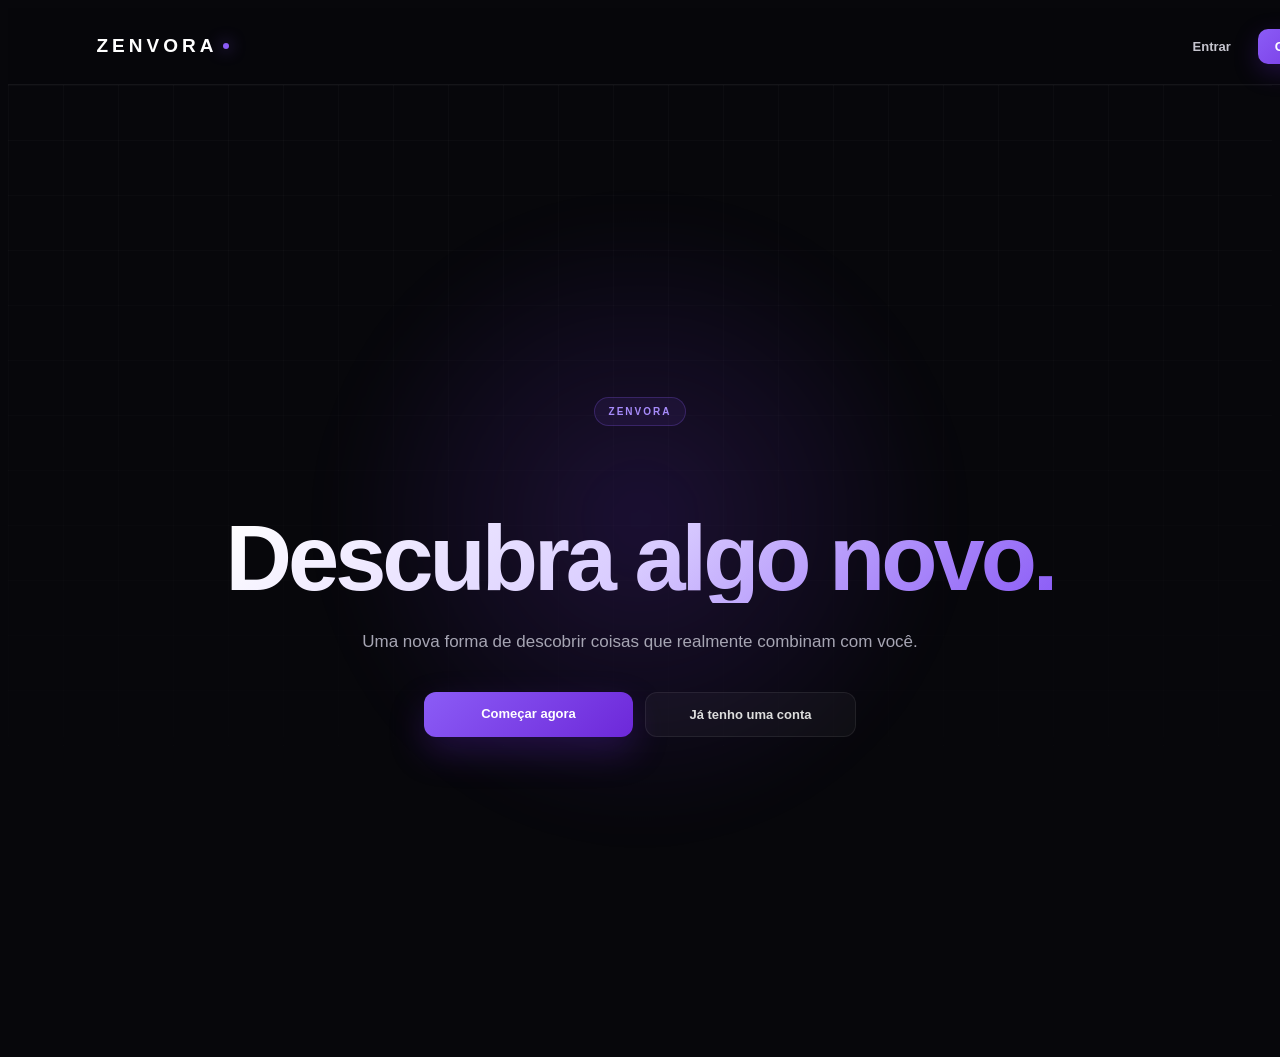
<file: index.html>
<!DOCTYPE html>
<html lang="pt-BR">
<head>
    <meta charset="UTF-8">
    <meta name="viewport" content="width=device-width, initial-scale=1.0">

    <title>Zenvora — Descubra algo novo</title>

    <meta
        name="description"
        content="Zenvora: descubra coisas que combinam com você."
    >

    <link rel="stylesheet" href="style.css">
</head>

<body>

    <!-- NAVBAR -->
    <header class="navbar">

        <div class="logo">
            ZENVORA
        </div>

        <div class="nav-buttons">
            <a href="login.html" class="login-button">
                Entrar
            </a>

            <a href="cadastro.html" class="signup-button">
                Criar conta
            </a>
        </div>

    </header>


    <!-- HERO -->
    <main class="hero">

        <div class="hero-content">

            <span class="badge">
                ZENVORA
            </span>

            <h1>
                Descubra algo novo.
            </h1>

            <p>
                Uma nova forma de descobrir coisas que realmente
                combinam com você.
            </p>

            <div class="hero-buttons">

                <a
                    href="cadastro.html"
                    class="primary-button"
                >
                    Começar agora
                </a>

                <a
                    href="login.html"
                    class="secondary-button"
                >
                    Já tenho uma conta
                </a>

            </div>

        </div>

    </main>


    <script src="script.js"></script>

</body>
</html>
</file>
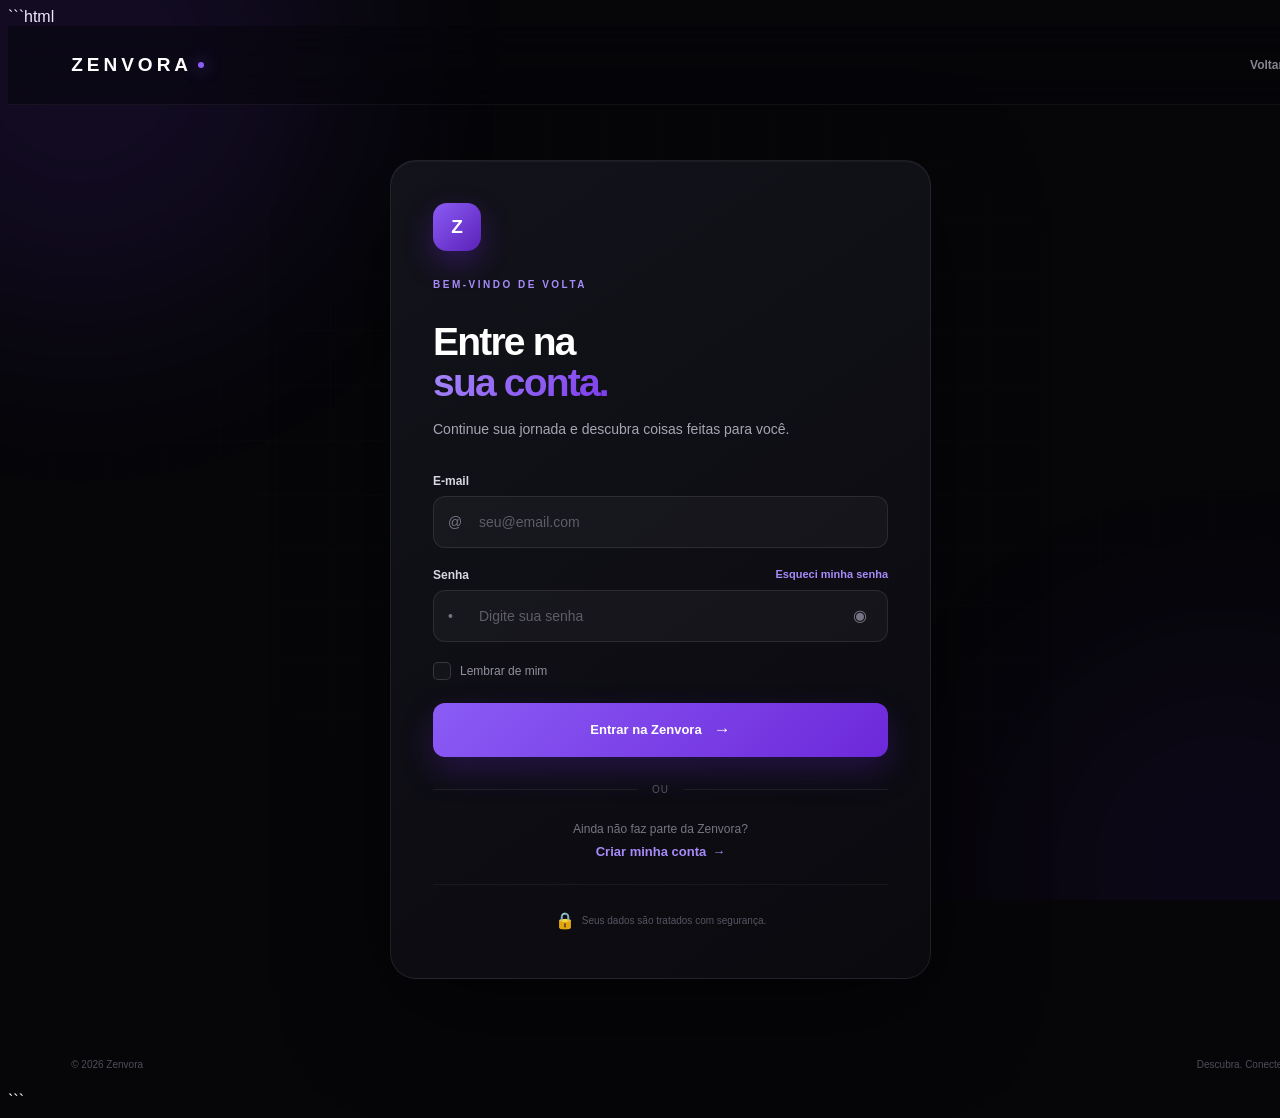
<file: app.html>
```html
<!DOCTYPE html>
<html lang="pt-BR">

<head>

    <meta charset="UTF-8">

    <meta
        name="viewport"
        content="width=device-width, initial-scale=1.0"
    >

    <meta
        name="description"
        content="Zenvora — descubra coisas que combinam com você."
    >

    <title>Zenvora — Descobrir</title>

    <link rel="stylesheet" href="style.css">

</head>


<body class="app-page">


    <!-- ================================
         FUNDO
    ================================= -->

    <div class="app-background">

        <div class="app-glow"></div>

        <div class="app-grid"></div>

    </div>



    <!-- ================================
         SIDEBAR
    ================================= -->

    <aside class="sidebar">

        <a href="app.html" class="app-logo">
            ZENVORA
        </a>


        <nav class="sidebar-nav">

            <a
                href="#inicio"
                class="sidebar-link active"
            >
                <span>⌂</span>
                <span>Início</span>
            </a>


            <a
                href="#descobrir"
                class="sidebar-link"
            >
                <span>✦</span>
                <span>Descobrir</span>
            </a>


            <a
                href="#salvos"
                class="sidebar-link"
            >
                <span>♡</span>
                <span>Salvos</span>
            </a>


            <a
                href="#perfil"
                class="sidebar-link"
            >
                <span>◉</span>
                <span>Meu perfil</span>
            </a>

        </nav>


        <div class="sidebar-bottom">

            <button
                type="button"
                class="sidebar-link logout-button"
                id="logoutButton"
            >
                <span>↪</span>
                <span>Sair</span>
            </button>

        </div>

    </aside>



    <!-- ================================
         CONTEÚDO PRINCIPAL
    ================================= -->

    <main class="app-content">


        <!-- TOPBAR -->

        <header class="app-topbar">

            <div>

                <span class="topbar-label">
                    ZENVORA
                </span>

                <h1 id="welcomeTitle">
                    Descubra algo novo.
                </h1>

            </div>


            <div class="user-area">

                <button
                    type="button"
                    class="notification-button"
                    aria-label="Notificações"
                >
                    ♢

                    <span class="notification-dot"></span>

                </button>


                <div class="user-avatar" id="userAvatar">
                    Z
                </div>

            </div>

        </header>



        <!-- ================================
             BUSCA
        ================================= -->

        <section class="search-section">

            <div class="search-box">

                <span class="search-icon">
                    ⌕
                </span>

                <input
                    type="search"
                    id="searchInput"
                    placeholder="O que você quer descobrir?"
                    autocomplete="off"
                >

                <span class="search-shortcut">
                    /
                </span>

            </div>

        </section>



        <!-- ================================
             CATEGORIAS
        ================================= -->

        <section
            class="categories-section"
            id="descobrir"
        >

            <div class="section-header">

                <div>

                    <span class="section-label">
                        EXPLORE
                    </span>

                    <h2>
                        Escolha uma categoria
                    </h2>

                </div>

            </div>


            <div class="category-list">

                <button
                    class="category-button active"
                    data-category="Todos"
                >
                    <span>✦</span>
                    Todos
                </button>


                <button
                    class="category-button"
                    data-category="Tecnologia"
                >
                    <span>⌘</span>
                    Tecnologia
                </button>


                <button
                    class="category-button"
                    data-category="Games"
                >
                    <span>◈</span>
                    Games
                </button>


                <button
                    class="category-button"
                    data-category="Moda"
                >
                    <span>◇</span>
                    Moda
                </button>


                <button
                    class="category-button"
                    data-category="Música"
                >
                    <span>♫</span>
                    Música
                </button>


                <button
                    class="category-button"
                    data-category="Negócios"
                >
                    <span>↗</span>
                    Negócios
                </button>

            </div>

        </section>



        <!-- ================================
             DESTAQUE
        ================================= -->

        <section class="featured-section">

            <div class="featured-card">

                <div class="featured-content">

                    <span
                        class="featured-tag"
                        id="featuredTag"
                    >
                        ✦ RECOMENDADO PARA VOCÊ
                    </span>

                    <h2 id="featuredTitle">
                        Descubra o que<br>
                        combina com você.
                    </h2>

                    <p id="featuredDescription">
                        A Zenvora aprende com aquilo que
                        você gosta para entregar descobertas
                        cada vez mais interessantes.
                    </p>

                    <button
                        type="button"
                        class="featured-button"
                        id="featuredButton"
                    >
                        Explorar agora
                        <span>→</span>
                    </button>

                </div>


                <div class="featured-orb">

                    <div class="orb-center">
                        Z
                    </div>

                    <div class="orb-ring ring-one"></div>
                    <div class="orb-ring ring-two"></div>
                    <div class="orb-ring ring-three"></div>

                </div>

            </div>

        </section>



        <!-- ================================
             FEED
        ================================= -->

        <section
            class="feed-section"
            id="inicio"
        >

            <div class="section-header feed-header">

                <div>

                    <span class="section-label">
                        PARA VOCÊ
                    </span>

                    <h2 id="feedTitle">
                        Descobertas de hoje
                    </h2>

                </div>


                <span
                    class="feed-count"
                    id="feedCount"
                >
                    6 descobertas
                </span>

            </div>


            <div
                class="discovery-grid"
                id="discoveryGrid"
            >


                <!-- CARD 1 -->

                <article
                    class="discovery-item"
                    data-id="ai-futuro"
                    data-category="Tecnologia"
                    data-title="Inteligência artificial"
                    data-base-score="94"
                >

                    <div class="discovery-image technology">
                        AI
                    </div>

                    <div class="discovery-info">

                        <span class="discovery-category">
                            TECNOLOGIA
                        </span>

                        <h3>
                            O futuro da inteligência artificial
                        </h3>

                        <p>
                            Ferramentas que estão mudando
                            a forma como criamos.
                        </p>

                        <div class="discovery-footer">

                            <span class="match-text">
                                ✦ 94% combina com você
                            </span>

                            <button
                                class="save-button"
                                aria-label="Salvar"
                                type="button"
                            >
                                ♡
                            </button>

                        </div>

                    </div>

                </article>



                <!-- CARD 2 -->

                <article
                    class="discovery-item"
                    data-id="novos-jogos"
                    data-category="Games"
                    data-title="Novos jogos"
                    data-base-score="91"
                >

                    <div class="discovery-image games">
                        GAME
                    </div>

                    <div class="discovery-info">

                        <span class="discovery-category">
                            GAMES
                        </span>

                        <h3>
                            Jogos que você deveria conhecer
                        </h3>

                        <p>
                            Descubra experiências diferentes
                            para jogar com seus amigos.
                        </p>

                        <div class="discovery-footer">

                            <span class="match-text">
                                ✦ 91% combina com você
                            </span>

                            <button
                                class="save-button"
                                aria-label="Salvar"
                                type="button"
                            >
                                ♡
                            </button>

                        </div>

                    </div>

                </article>



                <!-- CARD 3 -->

                <article
                    class="discovery-item"
                    data-id="ideias-negocios"
                    data-category="Negócios"
                    data-title="Ideias de negócios"
                    data-base-score="88"
                >

                    <div class="discovery-image business">
                        START
                    </div>

                    <div class="discovery-info">

                        <span class="discovery-category">
                            NEGÓCIOS
                        </span>

                        <h3>
                            Ideias para começar algo novo
                        </h3>

                        <p>
                            Tendências e oportunidades que
                            estão ganhando espaço.
                        </p>

                        <div class="discovery-footer">

                            <span class="match-text">
                                ✦ 88% combina com você
                            </span>

                            <button
                                class="save-button"
                                aria-label="Salvar"
                                type="button"
                            >
                                ♡
                            </button>

                        </div>

                    </div>

                </article>



                <!-- CARD 4 -->

                <article
                    class="discovery-item"
                    data-id="musicas-novas"
                    data-category="Música"
                    data-title="Músicas novas"
                    data-base-score="86"
                >

                    <div class="discovery-image music">
                        ♫
                    </div>

                    <div class="discovery-info">

                        <span class="discovery-category">
                            MÚSICA
                        </span>

                        <h3>
                            Sons que podem virar seus favoritos
                        </h3>

                        <p>
                            Artistas e músicas para sair
                            do óbvio.
                        </p>

                        <div class="discovery-footer">

                            <span class="match-text">
                                ✦ 86% combina com você
                            </span>

                            <button
                                class="save-button"
                                aria-label="Salvar"
                                type="button"
                            >
                                ♡
                            </button>

                        </div>

                    </div>

                </article>



                <!-- CARD 5 -->

                <article
                    class="discovery-item"
                    data-id="tendencias-moda"
                    data-category="Moda"
                    data-title="Tendências de moda"
                    data-base-score="82"
                >

                    <div class="discovery-image fashion">
                        STYLE
                    </div>

                    <div class="discovery-info">

                        <span class="discovery-category">
                            MODA
                        </span>

                        <h3>
                            Tendências que estão chegando
                        </h3>

                        <p>
                            Novos estilos e ideias para
                            atualizar seu visual.
                        </p>

                        <div class="discovery-footer">

                            <span class="match-text">
                                ✦ 82% combina com você
                            </span>

                            <button
                                class="save-button"
                                aria-label="Salvar"
                                type="button"
                            >
                                ♡
                            </button>

                        </div>

                    </div>

                </article>



                <!-- CARD 6 -->

                <article
                    class="discovery-item"
                    data-id="aplicativos-uteis"
                    data-category="Tecnologia"
                    data-title="Aplicativos úteis"
                    data-base-score="79"
                >

                    <div class="discovery-image apps">
                        APP
                    </div>

                    <div class="discovery-info">

                        <span class="discovery-category">
                            TECNOLOGIA
                        </span>

                        <h3>
                            Aplicativos que facilitam sua vida
                        </h3>

                        <p>
                            Ferramentas interessantes que
                            talvez você ainda não conheça.
                        </p>

                        <div class="discovery-footer">

                            <span class="match-text">
                                ✦ 79% combina com você
                            </span>

                            <button
                                class="save-button"
                                aria-label="Salvar"
                                type="button"
                            >
                                ♡
                            </button>

                        </div>

                    </div>

                </article>


            </div>


            <!-- SEM RESULTADOS -->

            <div
                class="empty-results"
                id="emptyResults"
                style="display: none;"
            >

                <div class="empty-icon">
                    ⌕
                </div>

                <h3>
                    Nada encontrado
                </h3>

                <p>
                    Tente pesquisar outra coisa.
                </p>

            </div>

        </section>



        <!-- ================================
             SALVOS
        ================================= -->

        <section
            class="saved-section"
            id="salvos"
        >

            <div class="section-header">

                <div>

                    <span class="section-label">
                        SUA COLEÇÃO
                    </span>

                    <h2>
                        Salvos
                    </h2>

                </div>

            </div>


            <div
                class="saved-items"
                id="savedItems"
            >
            </div>


            <div
                class="saved-empty"
                id="savedEmpty"
            >

                <div class="saved-empty-icon">
                    ♡
                </div>

                <h3>
                    Seus favoritos aparecerão aqui.
                </h3>

                <p>
                    Salve descobertas para encontrá-las
                    novamente depois.
                </p>

            </div>

        </section>



        <!-- ================================
             PERFIL
        ================================= -->

        <section
            class="profile-section"
            id="perfil"
        >

            <div class="profile-card">

                <div
                    class="profile-avatar"
                    id="profileAvatar"
                >
                    Z
                </div>

                <div>

                    <span class="section-label">
                        SEU PERFIL
                    </span>

                    <h2 id="profileName">
                        Usuário Zenvora
                    </h2>

                    <p id="profileEmail">
                        usuário@zenvora.com
                    </p>

                </div>

            </div>

        </section>


    </main>



    <!-- ================================
         JAVASCRIPT
    ================================= -->

    <script>

        /* =================================
           USUÁRIO
        ================================= */

        const storedUser =
            localStorage.getItem("zenvora_user");


        let user = null;


        if (storedUser) {

            try {

                user =
                    JSON.parse(storedUser);

            } catch (error) {

                user = null;

            }

        }


        if (!user) {

            window.location.href =
                "login.html";

        }



        /* =================================
           ELEMENTOS
        ================================= */

        const welcomeTitle =
            document.getElementById("welcomeTitle");

        const profileName =
            document.getElementById("profileName");

        const profileEmail =
            document.getElementById("profileEmail");

        const userAvatar =
            document.getElementById("userAvatar");

        const profileAvatar =
            document.getElementById("profileAvatar");

        const featuredTag =
            document.getElementById("featuredTag");

        const featuredTitle =
            document.getElementById("featuredTitle");

        const featuredDescription =
            document.getElementById("featuredDescription");

        const featuredButton =
            document.getElementById("featuredButton");

        const feedTitle =
            document.getElementById("feedTitle");

        const feedCount =
            document.getElementById("feedCount");

        const discoveryGrid =
            document.getElementById("discoveryGrid");

        const savedItemsContainer =
            document.getElementById("savedItems");

        const savedEmpty =
            document.getElementById("savedEmpty");

        const emptyResults =
            document.getElementById("emptyResults");

        const discoveryItems =
            Array.from(
                document.querySelectorAll(
                    ".discovery-item"
                )
            );



        /* =================================
           PREENCHER USUÁRIO
        ================================= */

        if (user) {

            const name =
                user.name || "Usuário";


            const firstName =
                name.split(" ")[0];


            welcomeTitle.textContent =
                `Olá, ${firstName}. Descubra algo novo.`;


            profileName.textContent =
                name;


            profileEmail.textContent =
                user.email || "";


            const initial =
                firstName
                    .charAt(0)
                    .toUpperCase();


            userAvatar.textContent =
                initial;


            profileAvatar.textContent =
                initial;

        }



        /* =================================
           PREFERÊNCIAS
        ================================= */

        let preferences = {};


        try {

            const storedPreferences =
                localStorage.getItem(
                    "zenvora_preferences"
                );


            if (storedPreferences) {

                preferences =
                    JSON.parse(
                        storedPreferences
                    );

            }

        } catch (error) {

            preferences = {};

        }



        /* =================================
           CATEGORIA FAVORITA
        ================================= */

        let favoriteCategory = null;

        let highestPreference = 0;


        Object.keys(preferences).forEach(
            category => {

                const value =
                    Number(
                        preferences[category]
                    ) || 0;


                if (
                    value >
                    highestPreference
                ) {

                    highestPreference =
                        value;

                    favoriteCategory =
                        category;

                }

            }
        );



        /* =================================
           PERSONALIZAÇÃO
        ================================= */

        if (favoriteCategory) {

            featuredTag.textContent =
                `✦ FEITO PARA QUEM GOSTA DE ${favoriteCategory.toUpperCase()}`;


            featuredTitle.innerHTML =
                `Descubra mais sobre<br>${favoriteCategory}.`;


            featuredDescription.textContent =
                `Você demonstrou interesse em ${favoriteCategory}. A Zenvora vai priorizar descobertas dessa categoria para você.`;


            feedTitle.textContent =
                `Mais coisas de ${favoriteCategory}`;

        }



        /* =================================
           CALCULAR MATCH
        ================================= */

        function getPersonalizedScore(item) {

            const baseScore =
                Number(
                    item.dataset.baseScore
                ) || 70;


            const category =
                item.dataset.category;


            const interest =
                Number(
                    preferences[category]
                ) || 0;


            let bonus =
                interest * 4;


            if (
                category === favoriteCategory
            ) {

                bonus += 5;

            }


            return Math.min(
                99,
                Math.round(
                    baseScore + bonus
                )
            );

        }



        /* =================================
           APLICAR MATCH
        ================================= */

        discoveryItems.forEach(
            item => {

                const score =
                    getPersonalizedScore(
                        item
                    );


                const matchText =
                    item.querySelector(
                        ".match-text"
                    );


                if (matchText) {

                    matchText.textContent =
                        `✦ ${score}% combina com você`;

                }


                item.dataset.personalizedScore =
                    score;

            }
        );



        /* =================================
           ORDENAR RECOMENDAÇÕES
        ================================= */

        discoveryItems.sort(
            (a, b) => {

                const scoreA =
                    Number(
                        a.dataset.personalizedScore
                    ) || 0;


                const scoreB =
                    Number(
                        b.dataset.personalizedScore
                    ) || 0;


                return scoreB - scoreA;

            }
        );


        discoveryItems.forEach(
            item => {

                discoveryGrid.appendChild(
                    item
                );

            }
        );



        /* =================================
           SALVAMENTOS
        ================================= */

        const SAVED_STORAGE_KEY =
            "zenvora_saved_items";


        let savedItems = [];


        function loadSavedItems() {

            try {

                const stored =
                    localStorage.getItem(
                        SAVED_STORAGE_KEY
                    );


                if (!stored) {

                    return [];

                }


                const parsed =
                    JSON.parse(stored);


                return Array.isArray(parsed)
                    ? parsed
                    : [];

            } catch (error) {

                return [];

            }

        }



        function saveSavedItems() {

            localStorage.setItem(
                SAVED_STORAGE_KEY,
                JSON.stringify(
                    savedItems
                )
            );

        }



        function isSaved(id) {

            return savedItems.some(
                item =>
                    item.id === id
            );

        }



        function saveItem(item) {

            if (
                isSaved(item.id)
            ) {

                return;

            }


            savedItems.push(item);

            saveSavedItems();

            renderSaved();

        }



        function removeSavedItem(id) {

            savedItems =
                savedItems.filter(
                    item =>
                        item.id !== id
                );


            saveSavedItems();

            renderSaved();

        }



        /* =================================
           RENDERIZAR SALVOS
        ================================= */

        function renderSaved() {

            savedItemsContainer.innerHTML =
                "";


            if (
                savedItems.length === 0
            ) {

                savedEmpty.style.display =
                    "block";

                return;

            }


            savedEmpty.style.display =
                "none";


            savedItems.forEach(
                saved => {

                    const article =
                        document.createElement(
                            "article"
                        );


                    article.className =
                        "discovery-item saved-discovery-item";


                    article.dataset.id =
                        saved.id;


                    article.dataset.category =
                        saved.category;


                    article.innerHTML = `

                        <div class="discovery-image ${saved.imageClass}">
                            ${saved.imageText}
                        </div>

                        <div class="discovery-info">

                            <span class="discovery-category">
                                ${saved.category.toUpperCase()}
                            </span>

                            <h3>
                                ${saved.title}
                            </h3>

                            <p>
                                ${saved.description}
                            </p>

                            <div class="discovery-footer">

                                <span>
                                    ✦ ${saved.score}% combina com você
                                </span>

                                <button
                                    type="button"
                                    class="save-button saved"
                                    aria-label="Remover dos salvos"
                                >
                                    ♥
                                </button>

                            </div>

                        </div>

                    `;


                    const removeButton =
                        article.querySelector(
                            ".save-button"
                        );


                    removeButton.addEventListener(
                        "click",
                        () => {

                            removeSavedItem(
                                saved.id
                            );


                            updateOriginalSaveButton(
                                saved.id
                            );

                        }
                    );


                    savedItemsContainer.appendChild(
                        article
                    );

                }
            );

        }



        /* =================================
           ATUALIZAR BOTÃO ORIGINAL
        ================================= */

        function updateOriginalSaveButton(id) {

            const original =
                document.querySelector(
                    `.discovery-item[data-id="${id}"]`
                );


            if (!original) {

                return;

            }


            const button =
                original.querySelector(
                    ".save-button"
                );


            if (!button) {

                return;

            }


            if (isSaved(id)) {

                button.classList.add(
                    "saved"
                );

                button.textContent =
                    "♥";

            } else {

                button.classList.remove(
                    "saved"
                );

                button.textContent =
                    "♡";

            }

        }



        /* =================================
           CRIAR OBJETO DO CARD
        ================================= */

        function createSavedObject(item) {

            const image =
                item.querySelector(
                    ".discovery-image"
                );


            const category =
                item.dataset.category;


            const title =
                item.dataset.title;


            const descriptionElement =
                item.querySelector(
                    ".discovery-info p"
                );


            const matchElement =
                item.querySelector(
                    ".match-text"
                );


            const score =
                Number(
                    item.dataset.personalizedScore
                ) ||
                Number(
                    item.dataset.baseScore
                ) ||
                0;


            return {

                id:
                    item.dataset.id,

                category:
                    category,

                title:
                    title,

                description:
                    descriptionElement
                        ? descriptionElement.textContent.trim()
                        : "",

                score:
                    score,

                imageClass:
                    image
                        ? image.className
                            .replace(
                                "discovery-image",
                                ""
                            )
                            .trim()
                        : "",

                imageText:
                    image
                        ? image.textContent.trim()
                        : ""

            };

        }



        /* =================================
           CONFIGURAR BOTÕES DE SALVAR
        ================================= */

        function setupSaveButtons() {

            const buttons =
                document.querySelectorAll(
                    ".discovery-grid .save-button"
                );


            buttons.forEach(
                button => {

                    const item =
                        button.closest(
                            ".discovery-item"
                        );


                    if (!item) {

                        return;

                    }


                    const id =
                        item.dataset.id;


                    if (
                        isSaved(id)
                    ) {

                        button.classList.add(
                            "saved"
                        );

                        button.textContent =
                            "♥";

                    }


                    button.addEventListener(
                        "click",
                        () => {

                            if (
                                isSaved(id)
                            ) {

                                removeSavedItem(
                                    id
                                );

                            } else {

                                const saved =
                                    createSavedObject(
                                        item
                                    );


                                saveItem(
                                    saved
                                );

                            }


                            updateOriginalSaveButton(
                                id
                            );

                        }
                    );

                }
            );

        }



        /* =================================
           CARREGAR SALVOS EXISTENTES
        ================================= */

        savedItems =
            loadSavedItems();


        renderSaved();

        setupSaveButtons();



        /* =================================
           CATEGORIAS
        ================================= */

        const categoryButtons =
            document.querySelectorAll(
                ".category-button"
            );


        categoryButtons.forEach(
            button => {

                button.addEventListener(
                    "click",
                    () => {

                        categoryButtons.forEach(
                            item => {

                                item.classList.remove(
                                    "active"
                                );

                            }
                        );


                        button.classList.add(
                            "active"
                        );


                        const category =
                            button.dataset.category;


                        let visible =
                            0;


                        discoveryItems.forEach(
                            item => {

                                if (
                                    category === "Todos" ||
                                    item.dataset.category === category
                                ) {

                                    item.style.display =
                                        "block";

                                    visible++;

                                } else {

                                    item.style.display =
                                        "none";

                                }

                            }
                        );


                        feedCount.textContent =
                            `${visible} descoberta${visible === 1 ? "" : "s"}`;

                    }
                );

            }
        );



        /* =================================
           PESQUISA
        ================================= */

        const searchInput =
            document.getElementById(
                "searchInput"
            );


        searchInput.addEventListener(
            "input",
            () => {

                const query =
                    searchInput.value
                        .toLowerCase()
                        .trim();


                let results =
                    0;


                discoveryItems.forEach(
                    item => {

                        const title =
                            item.dataset.title
                                .toLowerCase();


                        const category =
                            item.dataset.category
                                .toLowerCase();


                        if (
                            title.includes(query) ||
                            category.includes(query)
                        ) {

                            item.style.display =
                                "block";

                            results++;

                        } else {

                            item.style.display =
                                "none";

                        }

                    }
                );


                if (
                    results === 0
                ) {

                    emptyResults.style.display =
                        "block";

                } else {

                    emptyResults.style.display =
                        "none";

                }


                feedCount.textContent =
                    `${results} descoberta${results === 1 ? "" : "s"}`;

            }
        );



        /* =================================
           LOGOUT
        ================================= */

        const logoutButton =
            document.getElementById(
                "logoutButton"
            );


        logoutButton.addEventListener(
            "click",
            () => {

                localStorage.removeItem(
                    "zenvora_user"
                );


                localStorage.removeItem(
                    "zenvora_preferences"
                );


                localStorage.removeItem(
                    "zenvora_onboarding"
                );


                localStorage.removeItem(
                    SAVED_STORAGE_KEY
                );


                window.location.href =
                    "login.html";

            }
        );



        /* =================================
           TECLA /
        ================================= */

        document.addEventListener(
            "keydown",
            event => {

                if (
                    event.key === "/" &&
                    document.activeElement !== searchInput
                ) {

                    event.preventDefault();

                    searchInput.focus();

                }

            }
        );



        /* =================================
           BOTÃO DESTAQUE
        ================================= */

        featuredButton.addEventListener(
            "click",
            () => {

                document
                    .getElementById("inicio")
                    .scrollIntoView({
                        behavior: "smooth"
                    });

            }
        );



        /* =================================
           NAVEGAÇÃO SIDEBAR
        ================================= */

        const sidebarLinks =
            document.querySelectorAll(
                ".sidebar-link[href^='#']"
            );


        sidebarLinks.forEach(
            link => {

                link.addEventListener(
                    "click",
                    event => {

                        const target =
                            link.getAttribute(
                                "href"
                            );


                        if (
                            target &&
                            target.startsWith("#")
                        ) {

                            event.preventDefault();


                            const section =
                                document.querySelector(
                                    target
                                );


                            if (section) {

                                section.scrollIntoView({
                                    behavior: "smooth"
                                });

                            }


                            sidebarLinks.forEach(
                                item => {

                                    item.classList.remove(
                                        "active"
                                    );

                                }
                            );


                            link.classList.add(
                                "active"
                            );

                        }

                    }
                );

            }
        );

    </script>

</body>

</html>
```
</file>
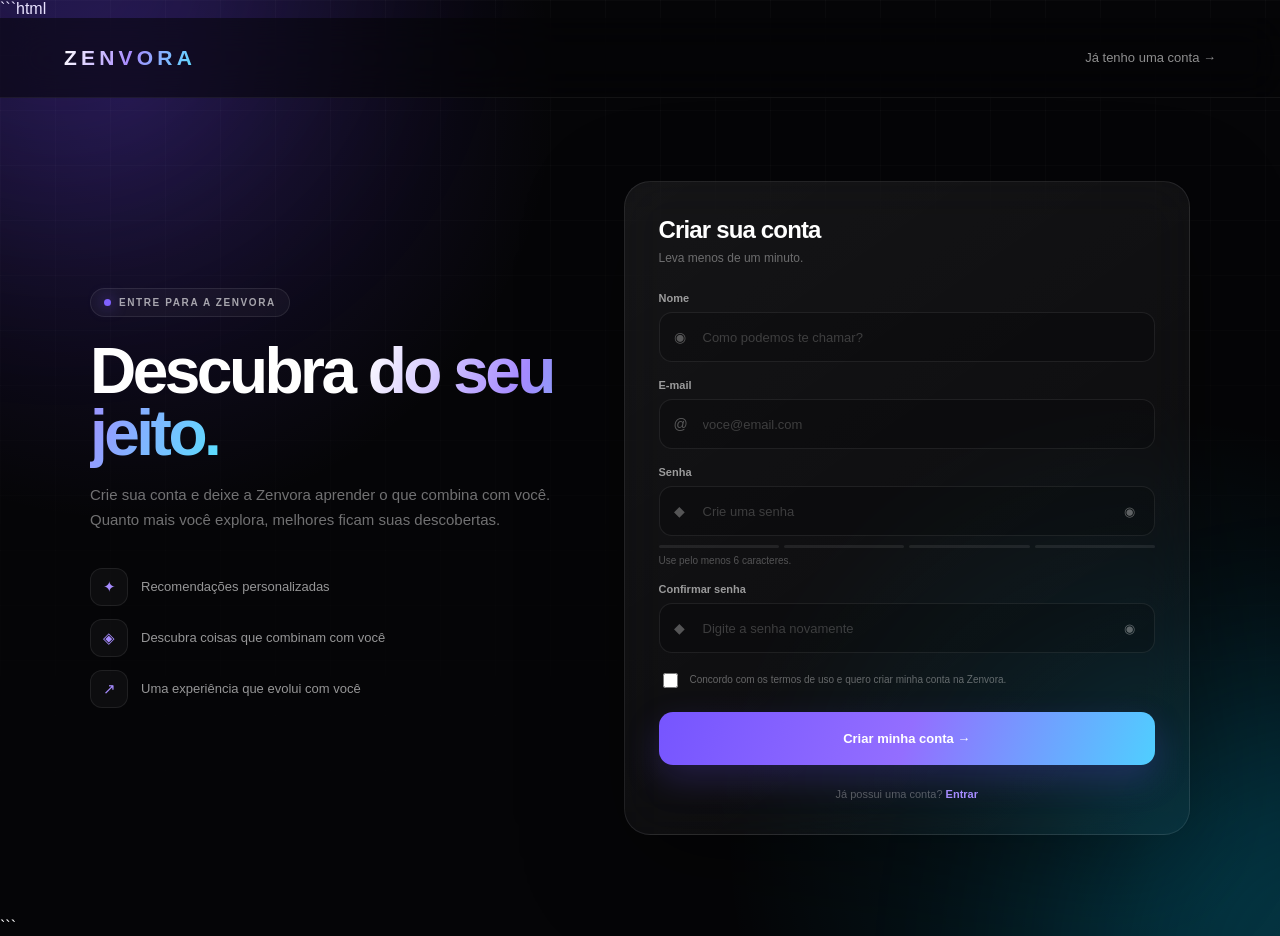
<file: cadastro.html>
```html
<!DOCTYPE html>
<html lang="pt-BR">

<head>

    <meta charset="UTF-8">

    <meta
        name="viewport"
        content="width=device-width, initial-scale=1.0"
    >

    <meta
        name="description"
        content="Crie sua conta na Zenvora."
    >

    <title>Criar conta | Zenvora</title>

    <link rel="stylesheet" href="style.css">

    <style>

        * {
            box-sizing: border-box;
        }

        body {
            margin: 0;
            min-height: 100vh;

            font-family:
                Inter,
                -apple-system,
                BlinkMacSystemFont,
                "Segoe UI",
                sans-serif;

            color: #fff;

            background:
                radial-gradient(
                    circle at 10% 10%,
                    rgba(117, 76, 255, .20),
                    transparent 30%
                ),
                radial-gradient(
                    circle at 90% 90%,
                    rgba(0, 204, 255, .13),
                    transparent 30%
                ),
                #050507;

            overflow-x: hidden;
        }


        /* =========================
           FUNDO
           ========================= */

        .register-bg {
            position: fixed;
            inset: 0;
            z-index: 0;
            pointer-events: none;
        }


        .register-grid {
            position: absolute;
            inset: 0;

            background-image:
                linear-gradient(
                    rgba(255,255,255,.025) 1px,
                    transparent 1px
                ),
                linear-gradient(
                    90deg,
                    rgba(255,255,255,.025) 1px,
                    transparent 1px
                );

            background-size: 55px 55px;

            mask-image:
                linear-gradient(
                    to bottom,
                    black,
                    transparent
                );
        }


        .register-orb {
            position: absolute;

            width: 480px;
            height: 480px;

            border-radius: 50%;

            filter: blur(120px);

            opacity: .18;

            animation:
                registerFloat 10s ease-in-out infinite;
        }


        .register-orb.one {
            top: -280px;
            left: -180px;

            background: #7047ff;
        }


        .register-orb.two {
            right: -280px;
            bottom: -300px;

            background: #00cfff;

            animation-delay: -5s;
        }


        @keyframes registerFloat {

            0%,
            100% {
                transform:
                    translate(0, 0);
            }

            50% {
                transform:
                    translate(25px, -30px);
            }

        }


        /* =========================
           NAVBAR
           ========================= */

        .register-navbar {
            position: relative;
            z-index: 5;

            height: 80px;

            display: flex;
            align-items: center;
            justify-content: space-between;

            padding: 0 5vw;

            border-bottom:
                1px solid
                rgba(255,255,255,.06);

            background:
                rgba(5,5,7,.55);

            backdrop-filter:
                blur(20px);
        }


        .register-logo {
            color: #fff;

            text-decoration: none;

            font-size: 21px;
            font-weight: 900;

            letter-spacing: .2em;
        }


        .register-logo span {
            background:
                linear-gradient(
                    110deg,
                    #fff,
                    #a98cff,
                    #5cddff
                );

            -webkit-background-clip: text;
            background-clip: text;

            color: transparent;
        }


        .register-login {
            color:
                rgba(255,255,255,.55);

            text-decoration: none;

            font-size: 13px;

            transition:
                color .2s ease;
        }


        .register-login:hover {
            color: #fff;
        }


        /* =========================
           CONTAINER
           ========================= */

        .register-wrapper {
            position: relative;
            z-index: 2;

            width: min(
                100% - 32px,
                1100px
            );

            min-height:
                calc(100vh - 80px);

            margin: auto;

            display: grid;

            grid-template-columns:
                .9fr 1.1fr;

            align-items: center;

            gap: 70px;

            padding:
                60px 0;
        }


        /* =========================
           LADO ESQUERDO
           ========================= */

        .register-intro {
            padding-bottom: 20px;
        }


        .register-badge {
            display: inline-flex;

            align-items: center;
            gap: 8px;

            padding:
                8px 13px;

            border:
                1px solid
                rgba(255,255,255,.09);

            border-radius: 999px;

            background:
                rgba(255,255,255,.035);

            color:
                rgba(255,255,255,.62);

            font-size: 10px;
            font-weight: 800;

            letter-spacing: .16em;
        }


        .register-badge i {
            width: 7px;
            height: 7px;

            border-radius: 50%;

            background: #8061ff;

            box-shadow:
                0 0 15px
                rgba(128,97,255,.9);
        }


        .register-intro h1 {
            margin:
                24px 0 18px;

            font-size:
                clamp(42px, 5vw, 66px);

            line-height: .96;

            letter-spacing: -.055em;
        }


        .register-intro h1 span {
            background:
                linear-gradient(
                    110deg,
                    #fff,
                    #a58aff,
                    #5adfff
                );

            -webkit-background-clip: text;
            background-clip: text;

            color: transparent;
        }


        .register-intro > p {
            max-width: 480px;

            margin: 0;

            color:
                rgba(255,255,255,.43);

            font-size: 15px;

            line-height: 1.7;
        }


        /* =========================
           BENEFÍCIOS
           ========================= */

        .register-benefits {
            display: grid;

            gap: 13px;

            margin-top: 35px;
        }


        .benefit {
            display: flex;

            align-items: center;

            gap: 13px;
        }


        .benefit-icon {
            width: 38px;
            height: 38px;

            flex-shrink: 0;

            display: grid;
            place-items: center;

            border-radius: 12px;

            border:
                1px solid
                rgba(255,255,255,.08);

            background:
                rgba(255,255,255,.035);

            color: #a78cff;

            font-size: 15px;
        }


        .benefit span {
            color:
                rgba(255,255,255,.58);

            font-size: 13px;
        }


        /* =========================
           CARD
           ========================= */

        .register-card {
            width: 100%;

            padding: 34px;

            border:
                1px solid
                rgba(255,255,255,.09);

            border-radius: 26px;

            background:
                linear-gradient(
                    145deg,
                    rgba(255,255,255,.065),
                    rgba(255,255,255,.025)
                );

            box-shadow:
                0 30px 100px
                rgba(0,0,0,.38);

            backdrop-filter:
                blur(25px);
        }


        .card-heading {
            margin-bottom: 27px;
        }


        .card-heading h2 {
            margin: 0 0 7px;

            font-size: 24px;

            letter-spacing: -.035em;
        }


        .card-heading p {
            margin: 0;

            color:
                rgba(255,255,255,.38);

            font-size: 12px;
        }


        /* =========================
           FORM
           ========================= */

        .register-form {
            display: grid;

            gap: 17px;
        }


        .field {
            display: grid;

            gap: 8px;
        }


        .field label {
            color:
                rgba(255,255,255,.58);

            font-size: 11px;
            font-weight: 700;
        }


        .field-wrap {
            position: relative;
        }


        .field-icon {
            position: absolute;

            left: 15px;
            top: 50%;

            transform:
                translateY(-50%);

            color:
                rgba(255,255,255,.3);

            font-size: 14px;

            pointer-events: none;
        }


        .field input {
            width: 100%;

            height: 50px;

            padding:
                0 15px 0 43px;

            border:
                1px solid
                rgba(255,255,255,.08);

            border-radius: 13px;

            outline: none;

            background:
                rgba(0,0,0,.18);

            color: #fff;

            font-size: 13px;

            transition:
                border-color .2s ease,
                box-shadow .2s ease,
                background .2s ease;
        }


        .field input::placeholder {
            color:
                rgba(255,255,255,.2);
        }


        .field input:focus {
            border-color:
                rgba(137,107,255,.65);

            background:
                rgba(0,0,0,.25);

            box-shadow:
                0 0 0 4px
                rgba(117,85,255,.08);
        }


        /* =========================
           OLHO DA SENHA
           ========================= */

        .show-password {
            position: absolute;

            right: 12px;
            top: 50%;

            transform:
                translateY(-50%);

            border: 0;

            background: transparent;

            color:
                rgba(255,255,255,.35);

            cursor: pointer;

            font-size: 13px;
        }


        .show-password:hover {
            color: #fff;
        }


        .password-field {
            padding-right: 45px !important;
        }


        /* =========================
           FORÇA DA SENHA
           ========================= */

        .password-strength {
            display: grid;

            gap: 7px;

            margin-top: 1px;
        }


        .strength-bars {
            display: grid;

            grid-template-columns:
                repeat(4, 1fr);

            gap: 5px;
        }


        .strength-bars span {
            height: 3px;

            border-radius: 10px;

            background:
                rgba(255,255,255,.08);

            transition:
                background .2s ease;
        }


        #strengthText {
            color:
                rgba(255,255,255,.28);

            font-size: 10px;
        }


        /* =========================
           TERMOS
           ========================= */

        .terms {
            display: flex;

            align-items: flex-start;

            gap: 9px;

            margin-top: 2px;
        }


        .terms input {
            width: 15px;
            height: 15px;

            margin-top: 1px;

            accent-color: #8061ff;

            cursor: pointer;
        }


        .terms label {
            color:
                rgba(255,255,255,.36);

            font-size: 10px;

            line-height: 1.5;

            cursor: pointer;
        }


        /* =========================
           BOTÃO
           ========================= */

        .register-submit {
            width: 100%;

            height: 53px;

            margin-top: 4px;

            border: 0;

            border-radius: 14px;

            background:
                linear-gradient(
                    110deg,
                    #7655ff,
                    #936eff,
                    #4fcfff
                );

            color: #fff;

            font-size: 13px;
            font-weight: 800;

            cursor: pointer;

            box-shadow:
                0 14px 35px
                rgba(105,76,255,.22);

            transition:
                transform .2s ease,
                box-shadow .2s ease,
                opacity .2s ease;
        }


        .register-submit:hover {
            transform:
                translateY(-2px);

            box-shadow:
                0 18px 45px
                rgba(105,76,255,.35);
        }


        .register-submit:disabled {
            opacity: .55;

            cursor: wait;

            transform: none;
        }


        /* =========================
           RODAPÉ
           ========================= */

        .register-footer {
            margin-top: 23px;

            text-align: center;

            color:
                rgba(255,255,255,.3);

            font-size: 11px;
        }


        .register-footer a {
            color: #a68cff;

            text-decoration: none;

            font-weight: 700;
        }


        .register-footer a:hover {
            color: #c2b2ff;
        }


        /* =========================
           RESPONSIVO
           ========================= */

        @media (max-width: 850px) {

            .register-wrapper {
                grid-template-columns: 1fr;

                max-width: 550px;

                gap: 40px;

                padding-top: 45px;
            }


            .register-intro {
                text-align: center;
            }


            .register-intro > p {
                margin-left: auto;
                margin-right: auto;
            }


            .register-benefits {
                max-width: 360px;

                margin-left: auto;
                margin-right: auto;

                text-align: left;
            }

        }


        @media (max-width: 500px) {

            .register-navbar {
                padding:
                    0 18px;
            }


            .register-logo {
                font-size: 17px;
            }


            .register-login {
                font-size: 11px;
            }


            .register-wrapper {
                width:
                    calc(100% - 22px);

                padding:
                    35px 0 45px;
            }


            .register-card {
                padding: 23px 18px;

                border-radius: 21px;
            }


            .register-intro h1 {
                font-size: 43px;
            }

        }

    </style>

</head>


<body class="register-page">


    <!-- FUNDO -->

    <div class="register-bg">

        <div class="register-grid"></div>

        <div class="register-orb one"></div>

        <div class="register-orb two"></div>

    </div>


    <!-- NAVBAR -->

    <header class="register-navbar">

        <a
            href="index.html"
            class="register-logo"
        >
            <span>ZENVORA</span>
        </a>


        <a
            href="login.html"
            class="register-login"
        >
            Já tenho uma conta →
        </a>

    </header>


    <!-- CONTEÚDO -->

    <main class="register-wrapper">


        <!-- INTRO -->

        <section class="register-intro">


            <div class="register-badge">

                <i></i>

                ENTRE PARA A ZENVORA

            </div>


            <h1>

                Descubra
                <span>do seu jeito.</span>

            </h1>


            <p>

                Crie sua conta e deixe a Zenvora
                aprender o que combina com você.
                Quanto mais você explora, melhores
                ficam suas descobertas.

            </p>


            <div class="register-benefits">


                <div class="benefit">

                    <div class="benefit-icon">
                        ✦
                    </div>

                    <span>
                        Recomendações personalizadas
                    </span>

                </div>


                <div class="benefit">

                    <div class="benefit-icon">
                        ◈
                    </div>

                    <span>
                        Descubra coisas que combinam com você
                    </span>

                </div>


                <div class="benefit">

                    <div class="benefit-icon">
                        ↗
                    </div>

                    <span>
                        Uma experiência que evolui com você
                    </span>

                </div>


            </div>

        </section>


        <!-- CARD -->

        <section class="register-card">


            <div class="card-heading">

                <h2>
                    Criar sua conta
                </h2>

                <p>
                    Leva menos de um minuto.
                </p>

            </div>


            <form
                id="registerForm"
                class="register-form"
            >


                <!-- NOME -->

                <div class="field">

                    <label for="name">
                        Nome
                    </label>

                    <div class="field-wrap">

                        <span class="field-icon">
                            ◉
                        </span>

                        <input
                            type="text"
                            id="name"
                            name="name"
                            placeholder="Como podemos te chamar?"
                            autocomplete="name"
                            required
                        >

                    </div>

                </div>


                <!-- EMAIL -->

                <div class="field">

                    <label for="email">
                        E-mail
                    </label>

                    <div class="field-wrap">

                        <span class="field-icon">
                            @
                        </span>

                        <input
                            type="email"
                            id="email"
                            name="email"
                            placeholder="voce@email.com"
                            autocomplete="email"
                            required
                        >

                    </div>

                </div>


                <!-- SENHA -->

                <div class="field">

                    <label for="password">
                        Senha
                    </label>

                    <div class="field-wrap">

                        <span class="field-icon">
                            ◆
                        </span>

                        <input
                            type="password"
                            id="password"
                            name="password"
                            class="password-field"
                            placeholder="Crie uma senha"
                            autocomplete="new-password"
                            required
                        >

                        <button
                            type="button"
                            id="togglePassword"
                            class="show-password"
                            aria-label="Mostrar senha"
                        >
                            ◉
                        </button>

                    </div>


                    <div
                        class="password-strength"
                    >

                        <div
                            class="strength-bars"
                        >

                            <span></span>
                            <span></span>
                            <span></span>
                            <span></span>

                        </div>

                        <span id="strengthText">
                            Use pelo menos 6 caracteres.
                        </span>

                    </div>

                </div>


                <!-- CONFIRMAR SENHA -->

                <div class="field">

                    <label for="confirmPassword">
                        Confirmar senha
                    </label>

                    <div class="field-wrap">

                        <span class="field-icon">
                            ◆
                        </span>

                        <input
                            type="password"
                            id="confirmPassword"
                            name="confirmPassword"
                            class="password-field"
                            placeholder="Digite a senha novamente"
                            autocomplete="new-password"
                            required
                        >

                        <button
                            type="button"
                            id="toggleConfirmPassword"
                            class="show-password"
                            aria-label="Mostrar confirmação da senha"
                        >
                            ◉
                        </button>

                    </div>

                </div>


                <!-- TERMOS -->

                <div class="terms">

                    <input
                        type="checkbox"
                        id="terms"
                        required
                    >

                    <label for="terms">

                        Concordo com os termos de uso
                        e quero criar minha conta na
                        Zenvora.

                    </label>

                </div>


                <!-- BOTÃO -->

                <button
                    type="submit"
                    class="register-submit auth-submit"
                >
                    Criar minha conta →
                </button>


            </form>


            <div class="register-footer">

                Já possui uma conta?

                <a href="login.html">
                    Entrar
                </a>

            </div>


        </section>


    </main>


    <!-- SCRIPT DA PÁGINA -->

    <script>

        /* =========================
           MOSTRAR / ESCONDER SENHA
           ========================= */

        function setupPasswordToggle(
            buttonId,
            inputId
        ) {

            const button =
                document.getElementById(
                    buttonId
                );

            const input =
                document.getElementById(
                    inputId
                );


            if (!button || !input) {
                return;
            }


            button.addEventListener(
                "click",
                () => {

                    if (
                        input.type ===
                        "password"
                    ) {

                        input.type =
                            "text";

                        button.textContent =
                            "◌";

                    } else {

                        input.type =
                            "password";

                        button.textContent =
                            "◉";

                    }

                }
            );

        }


        setupPasswordToggle(
            "togglePassword",
            "password"
        );


        setupPasswordToggle(
            "toggleConfirmPassword",
            "confirmPassword"
        );


        /* =========================
           FORÇA DA SENHA
           ========================= */

        const password =
            document.getElementById(
                "password"
            );


        const strengthText =
            document.getElementById(
                "strengthText"
            );


        const strengthBars =
            document.querySelectorAll(
                ".strength-bars span"
            );


        if (
            password &&
            strengthText &&
            strengthBars.length
        ) {

            password.addEventListener(
                "input",
                () => {

                    const value =
                        password.value;


                    let strength =
                        0;


                    if (
                        value.length >= 6
                    ) {
                        strength++;
                    }


                    if (
                        value.length >= 8
                    ) {
                        strength++;
                    }


                    if (
                        /[A-Z]/.test(value)
                    ) {
                        strength++;
                    }


                    if (
                        /[0-9!@#$%^&*]/.test(
                            value
                        )
                    ) {
                        strength++;
                    }


                    strengthBars.forEach(
                        (bar, index) => {

                            if (
                                index <
                                strength
                            ) {

                                bar.style.background =
                                    "linear-gradient(90deg,#7655ff,#5fdcff)";

                            } else {

                                bar.style.background =
                                    "rgba(255,255,255,.08)";

                            }

                        }
                    );


                    if (!value) {

                        strengthText.textContent =
                            "Use pelo menos 6 caracteres.";

                    } else if (
                        strength <= 1
                    ) {

                        strengthText.textContent =
                            "Senha fraca.";

                    } else if (
                        strength <= 2
                    ) {

                        strengthText.textContent =
                            "Senha razoável.";

                    } else if (
                        strength === 3
                    ) {

                        strengthText.textContent =
                            "Senha boa.";

                    } else {

                        strengthText.textContent =
                            "Senha forte.";

                    }

                }
            );

        }

    </script>


    <!-- SCRIPT PRINCIPAL -->

    <script src="script.js"></script>


</body>

</html>
```
</file>
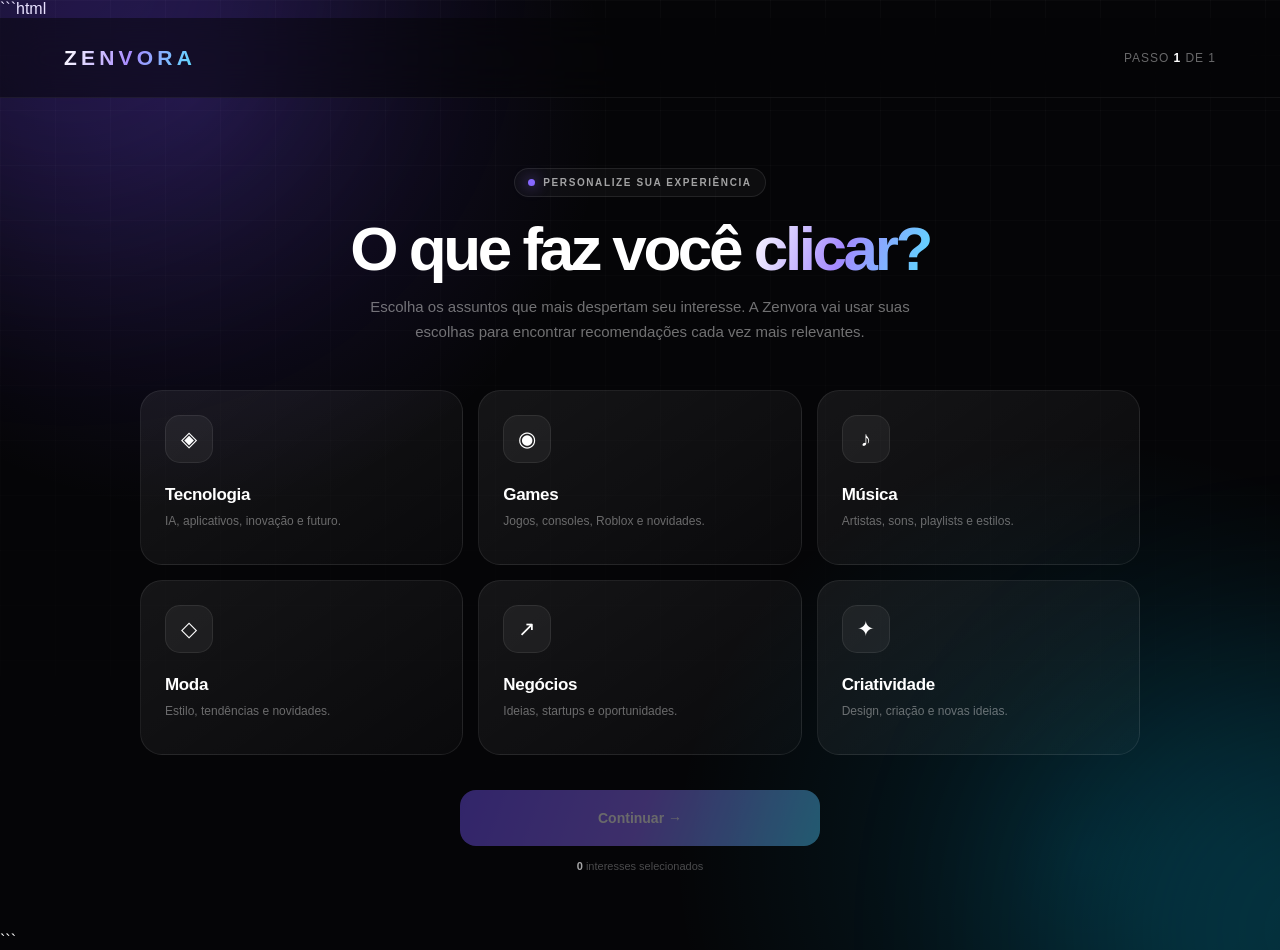
<file: interesses.html>
```html
<!DOCTYPE html>
<html lang="pt-BR">

<head>

    <meta charset="UTF-8">

    <meta
        name="viewport"
        content="width=device-width, initial-scale=1.0"
    >

    <meta
        name="description"
        content="Escolha seus interesses e personalize sua experiência na Zenvora."
    >

    <title>Seus interesses | Zenvora</title>

    <link rel="stylesheet" href="style.css">

    <style>

        * {
            box-sizing: border-box;
        }

        body {
            margin: 0;
            min-height: 100vh;

            font-family:
                Inter,
                -apple-system,
                BlinkMacSystemFont,
                "Segoe UI",
                sans-serif;

            color: #fff;

            background:
                radial-gradient(
                    circle at 15% 10%,
                    rgba(119, 82, 255, .18),
                    transparent 30%
                ),
                radial-gradient(
                    circle at 85% 90%,
                    rgba(0, 200, 255, .12),
                    transparent 30%
                ),
                #050507;

            overflow-x: hidden;
        }


        /* FUNDO */

        .interest-background {
            position: fixed;
            inset: 0;
            z-index: 0;
            pointer-events: none;
        }


        .interest-grid {
            position: absolute;
            inset: 0;

            background-image:
                linear-gradient(
                    rgba(255,255,255,.025) 1px,
                    transparent 1px
                ),
                linear-gradient(
                    90deg,
                    rgba(255,255,255,.025) 1px,
                    transparent 1px
                );

            background-size: 55px 55px;

            mask-image:
                linear-gradient(
                    to bottom,
                    black,
                    transparent
                );
        }


        .interest-glow {
            position: absolute;

            width: 500px;
            height: 500px;

            border-radius: 50%;

            filter: blur(120px);

            opacity: .18;

            animation:
                interestFloat 10s ease-in-out infinite;
        }


        .interest-glow.one {
            top: -280px;
            left: -180px;

            background: #7447ff;
        }


        .interest-glow.two {
            right: -280px;
            bottom: -280px;

            background: #00cfff;

            animation-delay: -5s;
        }


        @keyframes interestFloat {

            0%,
            100% {
                transform: translate(0, 0);
            }

            50% {
                transform: translate(
                    25px,
                    -30px
                );
            }

        }


        /* NAVBAR */

        .interest-navbar {
            position: relative;
            z-index: 5;

            height: 80px;

            display: flex;
            align-items: center;
            justify-content: space-between;

            padding: 0 5vw;

            border-bottom:
                1px solid
                rgba(255,255,255,.06);

            background:
                rgba(5,5,7,.5);

            backdrop-filter:
                blur(20px);
        }


        .interest-logo {
            color: #fff;

            text-decoration: none;

            font-size: 21px;
            font-weight: 900;

            letter-spacing: .2em;
        }


        .interest-logo span {
            background:
                linear-gradient(
                    110deg,
                    #fff,
                    #a98cff,
                    #5cddff
                );

            -webkit-background-clip: text;
            background-clip: text;

            color: transparent;
        }


        .step-counter {
            color:
                rgba(255,255,255,.4);

            font-size: 12px;

            letter-spacing: .08em;
        }


        .step-counter strong {
            color: #fff;
        }


        /* CONTAINER */

        .interest-container {
            position: relative;
            z-index: 2;

            width: min(
                100% - 32px,
                1000px
            );

            margin: auto;

            padding:
                70px 0 60px;
        }


        /* CABEÇALHO */

        .interest-heading {
            text-align: center;

            max-width: 700px;

            margin: 0 auto 45px;
        }


        .interest-badge {
            display: inline-flex;

            align-items: center;
            gap: 8px;

            padding:
                8px 13px;

            border:
                1px solid
                rgba(255,255,255,.09);

            border-radius: 999px;

            background:
                rgba(255,255,255,.035);

            color:
                rgba(255,255,255,.62);

            font-size: 10px;
            font-weight: 800;

            letter-spacing: .16em;
        }


        .interest-badge i {
            width: 7px;
            height: 7px;

            border-radius: 50%;

            background: #8768ff;

            box-shadow:
                0 0 14px
                rgba(135,104,255,.9);
        }


        .interest-heading h1 {
            margin:
                22px 0 14px;

            font-size:
                clamp(38px, 6vw, 62px);

            line-height: .98;

            letter-spacing: -.055em;
        }


        .interest-heading h1 span {
            background:
                linear-gradient(
                    110deg,
                    #fff,
                    #a58aff,
                    #59ddff
                );

            -webkit-background-clip: text;
            background-clip: text;

            color: transparent;
        }


        .interest-heading p {
            margin: 0 auto;

            max-width: 590px;

            color:
                rgba(255,255,255,.43);

            line-height: 1.7;

            font-size: 15px;
        }


        /* GRID */

        .interest-grid-cards {
            display: grid;

            grid-template-columns:
                repeat(3, 1fr);

            gap: 15px;
        }


        .interest-card {
            position: relative;

            min-height: 175px;

            padding: 24px;

            border:
                1px solid
                rgba(255,255,255,.08);

            border-radius: 22px;

            background:
                linear-gradient(
                    145deg,
                    rgba(255,255,255,.065),
                    rgba(255,255,255,.025)
                );

            cursor: pointer;

            overflow: hidden;

            transition:
                transform .25s ease,
                border-color .25s ease,
                background .25s ease,
                box-shadow .25s ease;
        }


        .interest-card::before {
            content: "";

            position: absolute;

            inset: 0;

            background:
                radial-gradient(
                    circle at 80% 15%,
                    rgba(130,100,255,.13),
                    transparent 38%
                );

            opacity: 0;

            transition: opacity .25s ease;
        }


        .interest-card:hover {
            transform:
                translateY(-4px);

            border-color:
                rgba(151,128,255,.32);

            box-shadow:
                0 20px 55px
                rgba(0,0,0,.25);
        }


        .interest-card:hover::before {
            opacity: 1;
        }


        .interest-card.selected {
            border-color:
                rgba(142,116,255,.75);

            background:
                linear-gradient(
                    145deg,
                    rgba(124,92,255,.17),
                    rgba(255,255,255,.035)
                );

            box-shadow:
                0 15px 50px
                rgba(105,75,255,.15);
        }


        .interest-card.selected::after {
            content: "✓";

            position: absolute;

            top: 16px;
            right: 16px;

            width: 27px;
            height: 27px;

            display: grid;
            place-items: center;

            border-radius: 50%;

            background:
                linear-gradient(
                    135deg,
                    #7655ff,
                    #5fdcff
                );

            color: #fff;

            font-size: 12px;
            font-weight: 900;

            box-shadow:
                0 5px 20px
                rgba(111,82,255,.4);
        }


        .interest-icon {
            position: relative;
            z-index: 1;

            width: 48px;
            height: 48px;

            display: grid;
            place-items: center;

            margin-bottom: 22px;

            border-radius: 15px;

            background:
                rgba(255,255,255,.05);

            border:
                1px solid
                rgba(255,255,255,.08);

            font-size: 21px;
        }


        .interest-card h3 {
            position: relative;
            z-index: 1;

            margin: 0 0 7px;

            font-size: 17px;

            letter-spacing: -.02em;
        }


        .interest-card p {
            position: relative;
            z-index: 1;

            margin: 0;

            color:
                rgba(255,255,255,.38);

            font-size: 12px;

            line-height: 1.5;
        }


        /* BOTÃO */

        .interest-actions {
            display: flex;

            justify-content: center;

            margin-top: 35px;
        }


        .continue-button {
            position: relative;

            width: min(
                100%,
                360px
            );

            height: 56px;

            border: 0;

            border-radius: 16px;

            color: #fff;

            font-size: 14px;
            font-weight: 800;

            background:
                linear-gradient(
                    110deg,
                    #7655ff,
                    #916fff,
                    #4fcfff
                );

            box-shadow:
                0 15px 40px
                rgba(101,75,255,.25);

            cursor: pointer;

            transition:
                transform .25s ease,
                box-shadow .25s ease,
                opacity .25s ease;
        }


        .continue-button:hover {
            transform:
                translateY(-2px);

            box-shadow:
                0 20px 50px
                rgba(101,75,255,.4);
        }


        .continue-button:disabled {
            opacity: .4;

            cursor: not-allowed;

            transform: none;

            box-shadow: none;
        }


        /* CONTADOR */

        .selected-count {
            text-align: center;

            margin-top: 14px;

            color:
                rgba(255,255,255,.28);

            font-size: 11px;
        }


        .selected-count strong {
            color:
                rgba(255,255,255,.65);
        }


        /* RESPONSIVO */

        @media (max-width: 760px) {

            .interest-grid-cards {
                grid-template-columns:
                    repeat(2, 1fr);
            }

            .interest-container {
                padding-top: 50px;
            }

        }


        @media (max-width: 500px) {

            .interest-navbar {
                padding:
                    0 18px;
            }


            .interest-logo {
                font-size: 17px;
            }


            .step-counter {
                font-size: 10px;
            }


            .interest-grid-cards {
                grid-template-columns: 1fr;
            }


            .interest-card {
                min-height: 150px;
            }


            .interest-heading h1 {
                font-size: 42px;
            }

        }

    </style>

</head>


<body>


    <!-- FUNDO -->

    <div class="interest-background">

        <div class="interest-grid"></div>

        <div class="interest-glow one"></div>

        <div class="interest-glow two"></div>

    </div>


    <!-- NAVBAR -->

    <header class="interest-navbar">

        <a
            href="index.html"
            class="interest-logo"
        >
            <span>ZENVORA</span>
        </a>


        <div class="step-counter">

            PASSO
            <strong>1</strong>
            DE 1

        </div>

    </header>


    <!-- CONTEÚDO -->

    <main class="interest-container">


        <section class="interest-heading">

            <div class="interest-badge">

                <i></i>

                PERSONALIZE SUA EXPERIÊNCIA

            </div>


            <h1>

                O que faz você
                <span>clicar?</span>

            </h1>


            <p>

                Escolha os assuntos que mais despertam
                seu interesse. A Zenvora vai usar suas
                escolhas para encontrar recomendações
                cada vez mais relevantes.

            </p>

        </section>


        <!-- INTERESSES -->

        <section class="interest-grid-cards">


            <article
                class="interest-card"
                data-interest="Tecnologia"
            >

                <div class="interest-icon">
                    ◈
                </div>

                <h3>
                    Tecnologia
                </h3>

                <p>
                    IA, aplicativos, inovação e futuro.
                </p>

            </article>


            <article
                class="interest-card"
                data-interest="Games"
            >

                <div class="interest-icon">
                    ◉
                </div>

                <h3>
                    Games
                </h3>

                <p>
                    Jogos, consoles, Roblox e novidades.
                </p>

            </article>


            <article
                class="interest-card"
                data-interest="Música"
            >

                <div class="interest-icon">
                    ♪
                </div>

                <h3>
                    Música
                </h3>

                <p>
                    Artistas, sons, playlists e estilos.
                </p>

            </article>


            <article
                class="interest-card"
                data-interest="Moda"
            >

                <div class="interest-icon">
                    ◇
                </div>

                <h3>
                    Moda
                </h3>

                <p>
                    Estilo, tendências e novidades.
                </p>

            </article>


            <article
                class="interest-card"
                data-interest="Negócios"
            >

                <div class="interest-icon">
                    ↗
                </div>

                <h3>
                    Negócios
                </h3>

                <p>
                    Ideias, startups e oportunidades.
                </p>

            </article>


            <article
                class="interest-card"
                data-interest="Criatividade"
            >

                <div class="interest-icon">
                    ✦
                </div>

                <h3>
                    Criatividade
                </h3>

                <p>
                    Design, criação e novas ideias.
                </p>

            </article>


        </section>


        <!-- AÇÃO -->

        <div class="interest-actions">

            <button
                id="continueInterests"
                class="continue-button"
                disabled
            >
                Continuar →
            </button>

        </div>


        <div class="selected-count">

            <strong id="selectedCount">
                0
            </strong>

            interesses selecionados

        </div>

    </main>


    <script>

        const cards =
            document.querySelectorAll(
                ".interest-card"
            );


        const continueButton =
            document.getElementById(
                "continueInterests"
            );


        const selectedCount =
            document.getElementById(
                "selectedCount"
            );


        let selected =
            [];


        /*
         * Selecionar interesses
         */

        cards.forEach(
            card => {

                card.addEventListener(
                    "click",
                    () => {

                        const interest =
                            card.dataset.interest;


                        if (
                            selected.includes(
                                interest
                            )
                        ) {

                            selected =
                                selected.filter(
                                    item =>
                                        item !==
                                        interest
                                );

                            card.classList.remove(
                                "selected"
                            );

                        } else {

                            selected.push(
                                interest
                            );

                            card.classList.add(
                                "selected"
                            );

                        }


                        updateSelection();

                    }
                );

            }
        );


        /*
         * Atualizar contador
         */

        function updateSelection() {

            selectedCount.textContent =
                selected.length;


            continueButton.disabled =
                selected.length === 0;

        }


        /*
         * Continuar
         */

        continueButton.addEventListener(
            "click",
            () => {

                if (!selected.length) {
                    return;
                }


                /*
                 * Salva as preferências
                 */

                localStorage.setItem(
                    "zenvora_preferences",
                    JSON.stringify(
                        selected.reduce(
                            (preferences, category) => {

                                preferences[
                                    category
                                ] = 3;

                                return preferences;

                            },
                            {}
                        )
                    )
                );


                /*
                 * Marca que o usuário
                 * já escolheu interesses.
                 */

                localStorage.setItem(
                    "zenvora_onboarding",
                    "completed"
                );


                continueButton.disabled =
                    true;

                continueButton.textContent =
                    "Preparando sua Zenvora...";


                setTimeout(
                    () => {

                        window.location.href =
                            "app.html";

                    },
                    700
                );

            }
        );

    </script>


</body>

</html>
```
</file>
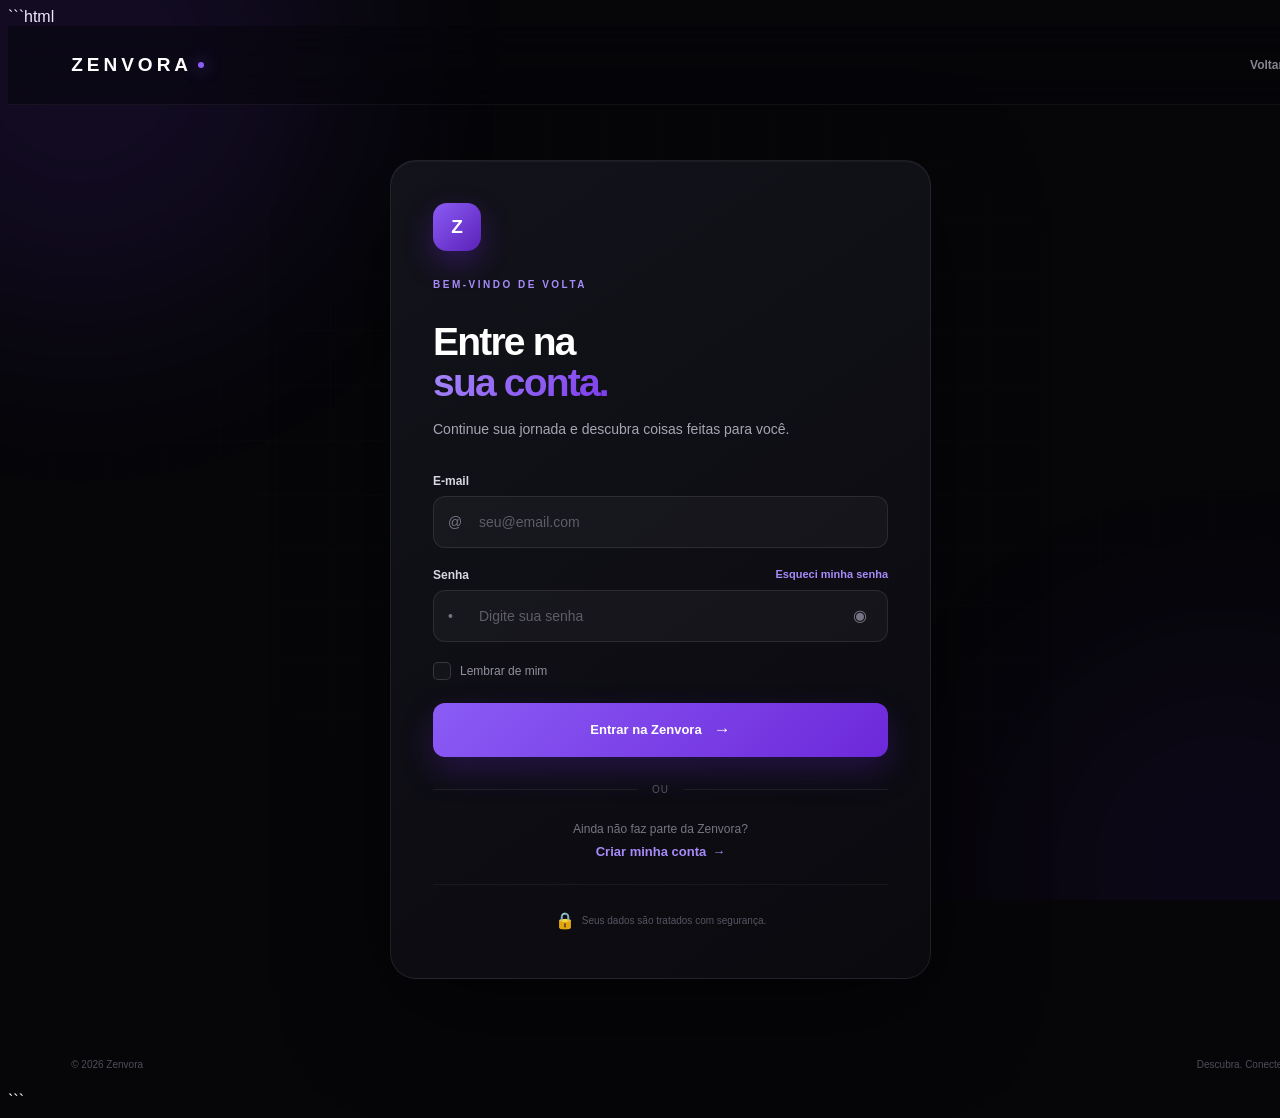
<file: login.html>
```html
<!DOCTYPE html>
<html lang="pt-BR">

<head>
    <meta charset="UTF-8">

    <meta
        name="viewport"
        content="width=device-width, initial-scale=1.0"
    >

    <meta
        name="description"
        content="Entre na sua conta Zenvora e descubra novas possibilidades."
    >

    <title>Entrar | Zenvora</title>

    <link rel="stylesheet" href="style.css">
</head>

<body class="auth-page">

    <div class="auth-background">
        <div class="glow glow-one"></div>
        <div class="glow glow-two"></div>
        <div class="grid-effect"></div>
    </div>


    <header class="auth-navbar">

        <a href="index.html" class="logo">
            ZENVORA
        </a>

        <a href="index.html" class="back-link">
            Voltar ao início
        </a>

    </header>


    <main class="auth-container">

        <section class="auth-box">

            <div class="auth-icon">
                Z
            </div>

            <div class="auth-heading">

                <span class="auth-label">
                    BEM-VINDO DE VOLTA
                </span>

                <h1>
                    Entre na<br>
                    <span>sua conta.</span>
                </h1>

                <p>
                    Continue sua jornada e descubra
                    coisas feitas para você.
                </p>

            </div>


            <form id="loginForm" class="auth-form">

                <div class="input-group">

                    <label for="email">
                        E-mail
                    </label>

                    <div class="input-wrapper">

                        <span class="input-icon">
                            @
                        </span>

                        <input
                            type="email"
                            id="email"
                            name="email"
                            placeholder="seu@email.com"
                            autocomplete="email"
                            required
                        >

                    </div>

                </div>


                <div class="input-group">

                    <div class="password-header">

                        <label for="password">
                            Senha
                        </label>

                        <a href="#" class="forgot-password">
                            Esqueci minha senha
                        </a>

                    </div>

                    <div class="input-wrapper">

                        <span class="input-icon">
                            •
                        </span>

                        <input
                            type="password"
                            id="password"
                            name="password"
                            placeholder="Digite sua senha"
                            autocomplete="current-password"
                            required
                        >

                        <button
                            type="button"
                            class="show-password"
                            id="togglePassword"
                            aria-label="Mostrar senha"
                        >
                            ◉
                        </button>

                    </div>

                </div>


                <label class="remember">

                    <input
                        type="checkbox"
                        id="remember"
                    >

                    <span class="custom-checkbox"></span>

                    <span>
                        Lembrar de mim
                    </span>

                </label>


                <button
                    type="submit"
                    class="auth-submit"
                >

                    <span>
                        Entrar na Zenvora
                    </span>

                    <span class="submit-arrow">
                        →
                    </span>

                </button>

            </form>


            <div class="auth-divider">
                <span>ou</span>
            </div>


            <div class="auth-footer">

                <p>
                    Ainda não faz parte da Zenvora?
                </p>

                <a href="cadastro.html">
                    Criar minha conta
                    <span>→</span>
                </a>

            </div>


            <div class="security-note">

                <span>🔒</span>

                <p>
                    Seus dados são tratados com segurança.
                </p>

            </div>

        </section>

    </main>


    <footer class="auth-bottom">

        <span>
            © 2026 Zenvora
        </span>

        <span>
            Descubra. Conecte-se. Evolua.
        </span>

    </footer>


    <script>

        const passwordInput =
            document.getElementById("password");

        const togglePassword =
            document.getElementById("togglePassword");


        togglePassword.addEventListener(
            "click",
            () => {

                if (
                    passwordInput.type === "password"
                ) {

                    passwordInput.type = "text";

                    togglePassword.textContent = "◌";

                } else {

                    passwordInput.type = "password";

                    togglePassword.textContent = "◉";

                }

            }
        );


        const loginForm =
            document.getElementById("loginForm");


        loginForm.addEventListener(
            "submit",
            (event) => {

                event.preventDefault();

                const button =
                    loginForm.querySelector(
                        ".auth-submit"
                    );

                const originalHTML =
                    button.innerHTML;

                button.innerHTML =
                    "<span>Entrando...</span>";

                button.disabled = true;

                setTimeout(() => {

                    button.innerHTML =
                        originalHTML;

                    button.disabled = false;

                }, 1000);

            }
        );

    </script>

</body>

</html>
```
</file>
<file: style.css>
```css
/* =========================================================
   ZENVORA — PREMIUM UI
   Design system completo
   ========================================================= */


/* =========================================================
   RESET
   ========================================================= */

* {
    margin: 0;
    padding: 0;
    box-sizing: border-box;
}

html {
    scroll-behavior: smooth;
}

body {
    font-family:
        Inter,
        -apple-system,
        BlinkMacSystemFont,
        "Segoe UI",
        Roboto,
        Arial,
        sans-serif;

    background: #07070b;
    color: #fff;

    min-height: 100vh;

    overflow-x: hidden;
}

button,
input {
    font: inherit;
}

button {
    border: none;
}

a {
    text-decoration: none;
    color: inherit;
}

::selection {
    background: rgba(139, 92, 246, 0.35);
    color: #fff;
}


/* =========================================================
   VARIABLES
   ========================================================= */

:root {

    --bg: #07070b;
    --bg-2: #0a0a10;

    --surface: #101017;
    --surface-2: #14141d;
    --surface-3: #181821;

    --border: rgba(255, 255, 255, 0.075);
    --border-light: rgba(255, 255, 255, 0.12);

    --text: #ffffff;
    --text-2: #a6a5b3;
    --text-3: #6f6e7c;

    --purple: #8b5cf6;
    --purple-light: #a78bfa;
    --purple-dark: #6d28d9;

    --green: #22c55e;
    --red: #ef4444;

    --radius: 16px;
    --radius-lg: 24px;

    --transition: .25s ease;
}


/* =========================================================
   SCROLLBAR
   ========================================================= */

::-webkit-scrollbar {
    width: 8px;
}

::-webkit-scrollbar-track {
    background: #07070b;
}

::-webkit-scrollbar-thumb {
    background: #292532;
    border-radius: 20px;
}

::-webkit-scrollbar-thumb:hover {
    background: #3a3150;
}


/* =========================================================
   HOME NAVBAR
   ========================================================= */

.navbar {
    width: 100%;
    height: 76px;

    padding: 0 7%;

    display: flex;
    align-items: center;
    justify-content: space-between;

    background: rgba(7, 7, 11, .75);

    border-bottom:
        1px solid rgba(255,255,255,.06);

    backdrop-filter: blur(20px);

    position: relative;
    z-index: 20;
}


.logo,
.app-logo {
    font-size: 19px;
    font-weight: 900;

    letter-spacing: 4px;

    display: inline-flex;
    align-items: center;
}


.logo::after,
.app-logo::after {
    content: "";

    width: 6px;
    height: 6px;

    margin-left: 6px;

    border-radius: 50%;

    background: var(--purple);

    box-shadow:
        0 0 16px rgba(139,92,246,.9);
}


.logo:hover,
.app-logo:hover {
    opacity: .85;
}


.nav-buttons {
    display: flex;
    gap: 10px;
}


.login-button,
.signup-button {
    padding: 10px 17px;

    border-radius: 10px;

    font-size: 13px;
    font-weight: 700;
}


.login-button {
    color: #c6c5cf;
}


.login-button:hover {
    background: rgba(255,255,255,.05);
    color: #fff;
}


.signup-button {
    background:
        linear-gradient(
            135deg,
            var(--purple),
            var(--purple-dark)
        );

    box-shadow:
        0 8px 25px rgba(109,40,217,.25);
}


.signup-button:hover {
    transform: translateY(-2px);

    box-shadow:
        0 14px 35px rgba(109,40,217,.4);
}


/* =========================================================
   HOME HERO
   ========================================================= */

.hero {
    min-height:
        calc(100vh - 76px);

    padding: 70px 7%;

    display: flex;
    align-items: center;
    justify-content: center;

    text-align: center;

    position: relative;

    overflow: hidden;
}


.hero::before {
    content: "";

    position: absolute;

    width: 650px;
    height: 650px;

    top: 45%;
    left: 50%;

    transform: translate(-50%,-50%);

    background:
        radial-gradient(
            circle,
            rgba(124,58,237,.18),
            transparent 68%
        );

    filter: blur(25px);
}


.hero::after {
    content: "";

    position: absolute;
    inset: 0;

    background-image:
        linear-gradient(
            rgba(255,255,255,.025) 1px,
            transparent 1px
        ),
        linear-gradient(
            90deg,
            rgba(255,255,255,.025) 1px,
            transparent 1px
        );

    background-size: 55px 55px;

    mask-image:
        linear-gradient(
            to bottom,
            black,
            transparent 90%
        );
}


.hero-content {
    position: relative;
    z-index: 2;

    max-width: 850px;

    animation:
        fadeUp .7s ease forwards;
}


.badge {
    display: inline-flex;

    padding: 8px 14px;

    margin-bottom: 25px;

    border:
        1px solid rgba(139,92,246,.25);

    border-radius: 999px;

    background:
        rgba(139,92,246,.08);

    color:
        var(--purple-light);

    font-size: 10px;
    font-weight: 900;

    letter-spacing: 2px;
}


.hero h1 {
    font-size:
        clamp(48px,8vw,92px);

    line-height: .98;

    letter-spacing: -4px;

    font-weight: 900;

    margin-bottom: 25px;

    background:
        linear-gradient(
            135deg,
            #fff,
            #d9ccff,
            #8b5cf6
        );

    -webkit-background-clip: text;
    background-clip: text;

    -webkit-text-fill-color: transparent;
}


.hero p {
    max-width: 600px;

    margin: 0 auto 35px;

    color: var(--text-2);

    font-size: 17px;

    line-height: 1.7;
}


.hero-buttons {
    display: flex;
    justify-content: center;

    gap: 12px;

    flex-wrap: wrap;
}


.primary-button,
.secondary-button {
    min-width: 165px;

    padding: 14px 22px;

    border-radius: 12px;

    font-size: 13px;
    font-weight: 800;
}


.primary-button {
    background:
        linear-gradient(
            135deg,
            var(--purple),
            var(--purple-dark)
        );

    box-shadow:
        0 15px 35px rgba(109,40,217,.25);
}


.primary-button:hover {
    transform: translateY(-3px);

    box-shadow:
        0 20px 45px rgba(109,40,217,.4);
}


.secondary-button {
    background:
        rgba(255,255,255,.035);

    border:
        1px solid var(--border);

    color: #ddd;
}


.secondary-button:hover {
    transform: translateY(-3px);

    background:
        rgba(255,255,255,.07);
}


/* =========================================================
   AUTH
   ========================================================= */

.auth-page {
    min-height: 100vh;

    background: #060609;

    display: flex;
    flex-direction: column;

    position: relative;
}


.auth-background {
    position: fixed;

    inset: 0;

    overflow: hidden;

    pointer-events: none;

    z-index: 0;
}


.grid-effect {
    position: absolute;

    inset: 0;

    background-image:
        linear-gradient(
            rgba(255,255,255,.025) 1px,
            transparent 1px
        ),
        linear-gradient(
            90deg,
            rgba(255,255,255,.025) 1px,
            transparent 1px
        );

    background-size: 55px 55px;

    mask-image:
        radial-gradient(
            ellipse at center,
            black,
            transparent 75%
        );
}


.glow {
    position: absolute;

    border-radius: 50%;

    filter: blur(100px);

    opacity: .25;

    animation:
        glowMove 8s ease-in-out infinite;
}


.glow-one {
    width: 520px;
    height: 520px;

    top: -200px;
    left: -180px;

    background:
        rgba(124,58,237,.45);
}


.glow-two {
    width: 450px;
    height: 450px;

    right: -170px;
    bottom: -190px;

    background:
        rgba(91,33,182,.35);

    animation-delay: -4s;
}


.auth-navbar {
    width: 100%;
    height: 78px;

    padding: 0 5%;

    display: flex;
    align-items: center;
    justify-content: space-between;

    position: relative;
    z-index: 10;

    border-bottom:
        1px solid rgba(255,255,255,.05);

    background:
        rgba(6,6,9,.45);

    backdrop-filter: blur(18px);
}


.back-link {
    color: #858490;

    font-size: 12px;
    font-weight: 600;
}


.back-link:hover {
    color: #fff;
}


.auth-container {
    width: 100%;

    flex: 1;

    display: flex;
    align-items: center;
    justify-content: center;

    padding:
        55px 20px 80px;

    position: relative;
    z-index: 2;
}


.auth-box {
    width: 100%;
    max-width: 455px;

    padding: 42px;

    border:
        1px solid rgba(255,255,255,.08);

    border-radius: 26px;

    background:
        linear-gradient(
            145deg,
            rgba(19,19,27,.97),
            rgba(10,10,15,.97)
        );

    box-shadow:
        0 30px 100px rgba(0,0,0,.55),
        inset 0 1px 0 rgba(255,255,255,.04);

    backdrop-filter: blur(25px);

    animation:
        authEnter .65s ease forwards;
}


.auth-icon {
    width: 48px;
    height: 48px;

    display: flex;
    align-items: center;
    justify-content: center;

    margin-bottom: 28px;

    border-radius: 14px;

    background:
        linear-gradient(
            135deg,
            #8b5cf6,
            #5b21b6
        );

    font-size: 19px;
    font-weight: 900;

    box-shadow:
        0 12px 30px rgba(109,40,217,.32);
}


.auth-label {
    display: block;

    margin-bottom: 11px;

    color: var(--purple-light);

    font-size: 10px;

    font-weight: 900;

    letter-spacing: 2.5px;
}


.auth-heading h1 {
    font-size: 39px;

    line-height: 1.04;

    letter-spacing: -1.8px;

    font-weight: 900;

    margin-bottom: 15px;
}


.auth-heading h1 span {
    background:
        linear-gradient(
            135deg,
            #a78bfa,
            #7c3aed
        );

    -webkit-background-clip: text;
    background-clip: text;

    -webkit-text-fill-color: transparent;
}


.auth-heading p {
    color: var(--text-2);

    font-size: 14px;

    line-height: 1.65;

    margin-bottom: 32px;
}


.auth-form {
    width: 100%;
}


.input-group {
    margin-bottom: 20px;
}


.input-group label,
.password-header label {
    display: block;

    margin-bottom: 8px;

    color: #d8d8e1;

    font-size: 12px;
    font-weight: 700;
}


.password-header {
    display: flex;
    justify-content: space-between;
}


.forgot-password {
    color:
        var(--purple-light);

    font-size: 11px;
    font-weight: 600;
}


.input-wrapper {
    position: relative;

    width: 100%;
}


.input-icon {
    position: absolute;

    left: 15px;
    top: 50%;

    transform: translateY(-50%);

    color: #777585;

    font-size: 14px;

    pointer-events: none;
}


.input-wrapper input {
    width: 100%;
    height: 52px;

    padding:
        0 45px;

    outline: none;

    border:
        1px solid rgba(255,255,255,.09);

    border-radius: 12px;

    background:
        rgba(255,255,255,.035);

    color: #fff;

    font-size: 14px;

    transition:
        .25s ease;
}


.input-wrapper input::placeholder {
    color: #5e5d69;
}


.input-wrapper input:focus {
    border-color:
        rgba(139,92,246,.75);

    background:
        rgba(139,92,246,.035);

    box-shadow:
        0 0 0 4px rgba(139,92,246,.09);
}


.show-password {
    position: absolute;

    right: 14px;
    top: 50%;

    transform: translateY(-50%);

    width: 28px;
    height: 28px;

    display: flex;
    align-items: center;
    justify-content: center;

    border-radius: 8px;

    background: transparent;

    color: #777585;

    cursor: pointer;
}


.show-password:hover {
    background:
        rgba(255,255,255,.06);

    color: #fff;
}


.remember {
    display: flex;
    align-items: center;

    gap: 9px;

    margin:
        2px 0 23px;

    color: #92919e;

    font-size: 12px;

    cursor: pointer;
}


.remember input {
    display: none;
}


.custom-checkbox {
    width: 16px;
    height: 16px;

    border:
        1px solid rgba(255,255,255,.15);

    border-radius: 5px;

    background:
        rgba(255,255,255,.025);

    position: relative;
}


.remember input:checked + .custom-checkbox {
    background:
        var(--purple);

    border-color:
        var(--purple);
}


.remember input:checked + .custom-checkbox::after {
    content: "✓";

    position: absolute;

    left: 50%;
    top: 50%;

    transform:
        translate(-50%,-52%);

    font-size: 10px;
    font-weight: 900;
}


.auth-submit {
    width: 100%;
    height: 54px;

    display: flex;
    align-items: center;
    justify-content: center;

    gap: 12px;

    border-radius: 12px;

    cursor: pointer;

    background:
        linear-gradient(
            135deg,
            #8b5cf6,
            #6d28d9
        );

    color: #fff;

    font-size: 13px;
    font-weight: 800;

    box-shadow:
        0 14px 32px rgba(109,40,217,.25);

    transition:
        .25s ease;
}


.auth-submit:hover {
    transform: translateY(-2px);

    box-shadow:
        0 18px 42px rgba(109,40,217,.38);
}


.submit-arrow {
    font-size: 17px;
}


.auth-divider {
    display: flex;
    align-items: center;

    gap: 15px;

    margin: 27px 0;
}


.auth-divider::before,
.auth-divider::after {
    content: "";

    height: 1px;

    flex: 1;

    background:
        rgba(255,255,255,.07);
}


.auth-divider span {
    color: #555460;

    font-size: 10px;

    text-transform: uppercase;

    letter-spacing: 1px;
}


.auth-footer {
    text-align: center;
}


.auth-footer p {
    color: #777582;

    font-size: 12px;

    margin-bottom: 8px;
}


.auth-footer a {
    display: inline-flex;

    align-items: center;

    gap: 6px;

    color:
        var(--purple-light);

    font-size: 13px;
    font-weight: 800;
}


.security-note {
    display: flex;

    justify-content: center;
    align-items: center;

    gap: 7px;

    margin-top: 25px;
    padding-top: 20px;

    border-top:
        1px solid rgba(255,255,255,.05);
}


.security-note p {
    color: #565561;

    font-size: 10px;
}


.auth-bottom {
    width: 100%;

    padding:
        0 5% 22px;

    display: flex;
    justify-content: space-between;

    color: #4e4d58;

    font-size: 10px;

    position: relative;
    z-index: 5;
}


/* =========================================================
   ZENVORA APP
   ========================================================= */

.app-page {
    min-height: 100vh;

    background:
        radial-gradient(
            circle at 70% -10%,
            rgba(124,58,237,.10),
            transparent 30%
        ),
        #07070b;

    color: #fff;

    position: relative;
}


/* =========================================================
   APP BACKGROUND
   ========================================================= */

.app-background {
    position: fixed;

    inset: 0;

    pointer-events: none;

    z-index: 0;

    overflow: hidden;
}


.app-glow {
    position: absolute;

    width: 600px;
    height: 600px;

    right: -250px;
    top: -250px;

    border-radius: 50%;

    background:
        rgba(124,58,237,.11);

    filter: blur(100px);
}


.app-grid {
    position: absolute;

    inset: 0;

    opacity: .25;

    background-image:
        linear-gradient(
            rgba(255,255,255,.018) 1px,
            transparent 1px
        ),
        linear-gradient(
            90deg,
            rgba(255,255,255,.018) 1px,
            transparent 1px
        );

    background-size: 65px 65px;
}


/* =========================================================
   SIDEBAR
   ========================================================= */

.sidebar {
    position: fixed;

    left: 0;
    top: 0;
    bottom: 0;

    width: 235px;

    padding:
        30px 18px;

    display: flex;
    flex-direction: column;

    background:
        rgba(9,9,14,.82);

    border-right:
        1px solid rgba(255,255,255,.06);

    backdrop-filter:
        blur(20px);

    z-index: 20;
}


.app-logo {
    padding:
        0 14px;

    margin-bottom: 45px;

    font-size: 18px;
}


.sidebar-nav {
    display: flex;
    flex-direction: column;

    gap: 6px;
}


.sidebar-link {
    width: 100%;

    min-height: 45px;

    display: flex;
    align-items: center;

    gap: 13px;

    padding:
        0 14px;

    border-radius: 11px;

    background: transparent;

    color:
        #777684;

    font-size: 13px;

    font-weight: 700;

    cursor: pointer;

    transition:
        .25s ease;
}


.sidebar-link span:first-child {
    width: 20px;

    text-align: center;

    font-size: 16px;
}


.sidebar-link:hover {
    background:
        rgba(255,255,255,.045);

    color: #fff;
}


.sidebar-link.active {
    background:
        rgba(139,92,246,.13);

    color:
        var(--purple-light);

    border:
        1px solid rgba(139,92,246,.12);
}


.sidebar-bottom {
    margin-top: auto;
}


.logout-button {
    border: none;

    font-family: inherit;

    text-align: left;
}


/* =========================================================
   APP CONTENT
   ========================================================= */

.app-content {
    position: relative;

    z-index: 2;

    margin-left: 235px;

    width:
        calc(100% - 235px);

    max-width: 1250px;

    padding:
        35px 45px 80px;
}


/* =========================================================
   TOPBAR
   ========================================================= */

.app-topbar {
    display: flex;

    align-items: center;
    justify-content: space-between;

    margin-bottom: 28px;
}


.topbar-label {
    color:
        var(--purple-light);

    font-size: 9px;

    font-weight: 900;

    letter-spacing: 2.5px;
}


.app-topbar h1 {
    margin-top: 6px;

    font-size: 30px;

    letter-spacing: -1px;

    font-weight: 850;
}


.user-area {
    display: flex;

    align-items: center;

    gap: 13px;
}


.notification-button {
    width: 40px;
    height: 40px;

    border:
        1px solid var(--border);

    border-radius: 11px;

    background:
        rgba(255,255,255,.035);

    color: #aaa9b4;

    cursor: pointer;

    position: relative;
}


.notification-button:hover {
    background:
        rgba(255,255,255,.07);

    color: #fff;
}


.notification-dot {
    position: absolute;

    top: 9px;
    right: 9px;

    width: 5px;
    height: 5px;

    border-radius: 50%;

    background:
        var(--purple);

    box-shadow:
        0 0 8px var(--purple);
}


.user-avatar,
.profile-avatar {
    display: flex;

    align-items: center;
    justify-content: center;

    border-radius: 50%;

    background:
        linear-gradient(
            135deg,
            var(--purple),
            var(--purple-dark)
        );

    font-weight: 900;

    box-shadow:
        0 8px 25px rgba(109,40,217,.25);
}


.user-avatar {
    width: 40px;
    height: 40px;

    font-size: 13px;
}


/* =========================================================
   SEARCH
   ========================================================= */

.search-section {
    margin-bottom: 35px;
}


.search-box {
    width: 100%;

    height: 57px;

    display: flex;
    align-items: center;

    border:
        1px solid var(--border);

    border-radius: 15px;

    background:
        rgba(255,255,255,.025);

    transition:
        .25s ease;
}


.search-box:focus-within {
    border-color:
        rgba(139,92,246,.5);

    background:
        rgba(139,92,246,.025);

    box-shadow:
        0 0 0 4px rgba(139,92,246,.06);
}


.search-icon {
    margin-left: 18px;

    color: #777582;

    font-size: 23px;
}


.search-box input {
    flex: 1;

    height: 100%;

    padding:
        0 14px;

    border: none;
    outline: none;

    background: transparent;

    color: #fff;

    font-size: 14px;
}


.search-box input::placeholder {
    color: #666571;
}


.search-shortcut {
    margin-right: 16px;

    width: 24px;
    height: 24px;

    display: flex;
    align-items: center;
    justify-content: center;

    border:
        1px solid rgba(255,255,255,.08);

    border-radius: 6px;

    color: #666571;

    font-size: 11px;
}


/* =========================================================
   SECTIONS
   ========================================================= */

.section-header {
    display: flex;

    align-items: flex-end;
    justify-content: space-between;

    margin-bottom: 18px;
}


.section-label {
    display: block;

    margin-bottom: 6px;

    color:
        var(--purple-light);

    font-size: 9px;

    font-weight: 900;

    letter-spacing: 2px;
}


.section-header h2 {
    font-size: 21px;

    letter-spacing: -.5px;

    font-weight: 850;
}


/* =========================================================
   CATEGORIES
   ========================================================= */

.categories-section {
    margin-bottom: 38px;
}


.category-list {
    display: flex;

    gap: 9px;

    overflow-x: auto;

    padding-bottom: 4px;
}


.category-list::-webkit-scrollbar {
    height: 3px;
}


.category-button {
    flex-shrink: 0;

    display: flex;
    align-items: center;

    gap: 7px;

    padding:
        10px 14px;

    border:
        1px solid var(--border);

    border-radius: 10px;

    background:
        rgba(255,255,255,.025);

    color:
        #858490;

    font-size: 11px;

    font-weight: 700;

    cursor: pointer;

    transition:
        .25s ease;
}


.category-button span {
    color:
        #6f6d7b;

    font-size: 13px;
}


.category-button:hover {
    color: #fff;

    background:
        rgba(255,255,255,.06);
}


.category-button.active {
    background:
        rgba(139,92,246,.14);

    border-color:
        rgba(139,92,246,.35);

    color:
        var(--purple-light);
}


.category-button.active span {
    color:
        var(--purple-light);
}


/* =========================================================
   FEATURED
   ========================================================= */

.featured-section {
    margin-bottom: 45px;
}


.featured-card {
    min-height: 270px;

    padding:
        38px 42px;

    display: flex;
    align-items: center;
    justify-content: space-between;

    border:
        1px solid rgba(139,92,246,.18);

    border-radius:
        23px;

    background:
        linear-gradient(
            110deg,
            rgba(139,92,246,.13),
            rgba(18,17,25,.95) 60%
        );

    position: relative;

    overflow: hidden;
}


.featured-card::before {
    content: "";

    position: absolute;

    width: 350px;
    height: 350px;

    right: 80px;
    top: -160px;

    border-radius: 50%;

    background:
        rgba(139,92,246,.08);

    filter: blur(20px);
}


.featured-content {
    max-width: 620px;

    position: relative;
    z-index: 2;
}


.featured-tag {
    color:
        var(--purple-light);

    font-size: 9px;

    font-weight: 900;

    letter-spacing: 1.8px;
}


.featured-content h2 {
    margin:
        13px 0 13px;

    font-size:
        clamp(28px,4vw,43px);

    line-height: 1.05;

    letter-spacing: -1.5px;

    font-weight: 900;
}


.featured-content p {
    max-width: 540px;

    color:
        #9998a5;

    font-size: 13px;

    line-height: 1.65;

    margin-bottom: 22px;
}


.featured-button {
    padding:
        11px 15px;

    display: inline-flex;
    align-items: center;

    gap: 10px;

    border-radius: 9px;

    background:
        rgba(255,255,255,.08);

    border:
        1px solid rgba(255,255,255,.1);

    color: #fff;

    font-size: 11px;

    font-weight: 800;

    cursor: pointer;
}


.featured-button:hover {
    background:
        rgba(255,255,255,.13);
}


.featured-button span {
    font-size: 15px;
}


/* =========================================================
   FEATURED ORB
   ========================================================= */

.featured-orb {
    width: 220px;
    height: 220px;

    flex-shrink: 0;

    position: relative;

    display: flex;
    align-items: center;
    justify-content: center;
}


.orb-center {
    width: 66px;
    height: 66px;

    display: flex;
    align-items: center;
    justify-content: center;

    border-radius: 20px;

    background:
        linear-gradient(
            135deg,
            #8b5cf6,
            #4c1d95
        );

    font-size: 23px;

    font-weight: 900;

    box-shadow:
        0 0 55px rgba(139,92,246,.5);

    position: relative;

    z-index: 4;
}


.orb-ring {
    position: absolute;

    border:
        1px solid rgba(167,139,250,.2);

    border-radius: 50%;

    animation:
        orbSpin 10s linear infinite;
}


.ring-one {
    width: 105px;
    height: 105px;
}


.ring-two {
    width: 155px;
    height: 155px;

    animation-duration: 15s;

    animation-direction: reverse;
}


.ring-three {
    width: 205px;
    height: 205px;

    animation-duration: 20s;
}


/* =========================================================
   DISCOVERY GRID
   ========================================================= */

.feed-section {
    margin-bottom: 60px;
}


.feed-header {
    margin-bottom: 20px;
}


.feed-count {
    color:
        #5f5e6b;

    font-size: 10px;
}


.discovery-grid {
    display: grid;

    grid-template-columns:
        repeat(3, minmax(0,1fr));

    gap: 17px;
}


.discovery-item {
    min-width: 0;

    overflow: hidden;

    border:
        1px solid var(--border);

    border-radius:
        17px;

    background:
        rgba(15,15,22,.8);

    transition:
        transform .3s ease,
        border-color .3s ease,
        background .3s ease;

    animation:
        cardEnter .5s ease both;
}


.discovery-item:hover {
    transform:
        translateY(-5px);

    border-color:
        rgba(139,92,246,.25);

    background:
        rgba(20,20,29,.95);
}


/* =========================================================
   DISCOVERY IMAGE
   ========================================================= */

.discovery-image {
    height: 150px;

    display: flex;
    align-items: center;
    justify-content: center;

    position: relative;

    overflow: hidden;

    font-size: 25px;

    font-weight: 950;

    letter-spacing: 3px;

    color: rgba(255,255,255,.9);
}


.discovery-image::before {
    content: "";

    position: absolute;

    width: 180px;
    height: 180px;

    border-radius: 50%;

    background:
        rgba(255,255,255,.08);

    filter: blur(30px);
}


.discovery-image::after {
    content: "";

    position: absolute;

    inset: 0;

    background:
        linear-gradient(
            to bottom,
            transparent 30%,
            rgba(7,7,11,.45)
        );
}


.discovery-image {
    background:
        linear-gradient(
            135deg,
            #171222,
            #30205c
        );
}


.discovery-image.games {
    background:
        linear-gradient(
            135deg,
            #101722,
            #17365a
        );
}


.discovery-image.business {
    background:
        linear-gradient(
            135deg,
            #151b17,
            #275138
        );
}


.discovery-image.music {
    background:
        linear-gradient(
            135deg,
            #20131f,
            #6d285d
        );
}


.discovery-image.fashion {
    background:
        linear-gradient(
            135deg,
            #1d1717,
            #573333
        );
}


.discovery-image.apps {
    background:
        linear-gradient(
            135deg,
            #131922,
            #29405c
        );
}


/* =========================================================
   DISCOVERY INFO
   ========================================================= */

.discovery-info {
    padding:
        18px;
}


.discovery-category {
    color:
        var(--purple-light);

    font-size: 8px;

    font-weight: 900;

    letter-spacing: 1.7px;
}


.discovery-info h3 {
    margin:
        8px 0 7px;

    font-size: 15px;

    line-height: 1.25;

    font-weight: 800;
}


.discovery-info p {
    min-height: 39px;

    color:
        #777684;

    font-size: 11px;

    line-height: 1.55;
}


.discovery-footer {
    display: flex;

    align-items: center;
    justify-content: space-between;

    margin-top: 17px;

    padding-top: 14px;

    border-top:
        1px solid rgba(255,255,255,.05);
}


.discovery-footer > span {
    color:
        #6f6d7b;

    font-size: 9px;

    font-weight: 700;
}


.save-button {
    width: 30px;
    height: 30px;

    display: flex;
    align-items: center;
    justify-content: center;

    border:
        1px solid rgba(255,255,255,.08);

    border-radius: 8px;

    background:
        rgba(255,255,255,.03);

    color:
        #777684;

    cursor: pointer;

    transition:
        .25s ease;
}


.save-button:hover {
    color: #fff;

    background:
        rgba(255,255,255,.07);
}


.save-button.saved {
    color:
        #a78bfa;

    border-color:
        rgba(139,92,246,.3);

    background:
        rgba(139,92,246,.1);
}


/* =========================================================
   EMPTY RESULTS
   ========================================================= */

.empty-results,
.saved-empty {
    padding:
        55px 20px;

    text-align: center;

    border:
        1px solid var(--border);

    border-radius:
        18px;

    background:
        rgba(255,255,255,.02);
}


.empty-icon,
.saved-empty-icon {
    width: 48px;
    height: 48px;

    margin:
        0 auto 15px;

    display: flex;
    align-items: center;
    justify-content: center;

    border-radius: 14px;

    background:
        rgba(139,92,246,.1);

    color:
        var(--purple-light);

    font-size: 21px;
}


.empty-results h3,
.saved-empty h3 {
    font-size: 15px;

    margin-bottom: 7px;
}


.empty-results p,
.saved-empty p {
    color:
        #6f6e7b;

    font-size: 12px;
}


/* =========================================================
   SAVED
   ========================================================= */

.saved-section {
    margin-bottom: 60px;
}


.saved-empty {
    min-height: 180px;

    display: flex;
    flex-direction: column;
    align-items: center;
    justify-content: center;
}


/* =========================================================
   PROFILE
   ========================================================= */

.profile-section {
    margin-bottom: 50px;
}


.profile-card {
    padding:
        25px;

    display: flex;
    align-items: center;

    gap: 18px;

    border:
        1px solid var(--border);

    border-radius:
        18px;

    background:
        rgba(255,255,255,.025);
}


.profile-avatar {
    width: 58px;
    height: 58px;

    flex-shrink: 0;

    font-size: 18px;
}


.profile-card h2 {
    font-size: 19px;

    margin-bottom: 4px;
}


.profile-card p {
    color:
        #6f6e7b;

    font-size: 11px;
}


/* =========================================================
   ANIMATIONS
   ========================================================= */

@keyframes fadeUp {

    from {
        opacity: 0;
        transform: translateY(20px);
    }

    to {
        opacity: 1;
        transform: translateY(0);
    }

}


@keyframes authEnter {

    from {
        opacity: 0;
        transform:
            translateY(25px)
            scale(.98);
    }

    to {
        opacity: 1;
        transform:
            translateY(0)
            scale(1);
    }

}


@keyframes glowMove {

    0%,
    100% {
        transform:
            translate(0,0)
            scale(1);
    }

    50% {
        transform:
            translate(30px,20px)
            scale(1.08);
    }

}


@keyframes orbSpin {

    from {
        transform: rotate(0deg);
    }

    to {
        transform: rotate(360deg);
    }

}


@keyframes cardEnter {

    from {
        opacity: 0;
        transform: translateY(12px);
    }

    to {
        opacity: 1;
        transform: translateY(0);
    }

}


/* =========================================================
   MOBILE SIDEBAR
   ========================================================= */

@media (max-width: 900px) {

    .sidebar {
        width: 72px;

        padding:
            25px 10px;
    }


    .app-logo {
        justify-content: center;

        padding: 0;

        font-size: 0;

        margin-bottom: 40px;
    }


    .app-logo::after {
        display: none;
    }


    .app-logo::before {
        content: "Z";

        width: 38px;
        height: 38px;

        display: flex;
        align-items: center;
        justify-content: center;

        border-radius: 11px;

        background:
            linear-gradient(
                135deg,
                var(--purple),
                var(--purple-dark)
            );

        font-size: 16px;
        letter-spacing: 0;
    }


    .sidebar-link {
        justify-content: center;

        padding: 0;
    }


    .sidebar-link span:last-child {
        display: none;
    }


    .app-content {
        margin-left: 72px;

        width:
            calc(100% - 72px);

        padding:
            30px;
    }


    .discovery-grid {
        grid-template-columns:
            repeat(2,minmax(0,1fr));
    }

}


/* =========================================================
   TABLET
   ========================================================= */

@media (max-width: 650px) {

    .navbar {
        padding:
            0 20px;
    }


    .hero {
        padding:
            50px 20px;
    }


    .hero h1 {
        font-size:
            clamp(43px,14vw,65px);

        letter-spacing: -3px;
    }


    .hero p {
        font-size: 15px;
    }


    .app-content {
        padding:
            25px 18px 60px;
    }


    .app-topbar h1 {
        font-size: 24px;
    }


    .featured-card {
        padding:
            28px 24px;
    }


    .featured-orb {
        display: none;
    }


    .discovery-grid {
        grid-template-columns: 1fr;
    }

}


/* =========================================================
   MOBILE
   ========================================================= */

@media (max-width: 480px) {

    .sidebar {
        top: auto;
        right: 0;
        bottom: 0;
        left: 0;

        width: 100%;
        height: 65px;

        padding:
            7px 12px;

        flex-direction: row;

        border-right: none;

        border-top:
            1px solid rgba(255,255,255,.07);
    }


    .app-logo,
    .sidebar-bottom {
        display: none;
    }


    .sidebar-nav {
        width: 100%;

        flex-direction: row;

        justify-content: space-around;

        gap: 3px;
    }


    .sidebar-link {
        width: 55px;
        min-height: 50px;
    }


    .app-content {
        margin-left: 0;

        width: 100%;

        padding:
            25px 15px 95px;
    }


    .app-topbar {
        margin-bottom: 22px;
    }


    .user-area {
        gap: 7px;
    }


    .notification-button {
        width: 36px;
        height: 36px;
    }


    .user-avatar {
        width: 36px;
        height: 36px;
    }


    .search-box {
        height: 52px;
    }


    .featured-content h2 {
        font-size: 30px;
    }


    .featured-content p {
        font-size: 12px;
    }


    .section-header h2 {
        font-size: 19px;
    }


    .auth-container {
        padding:
            30px 15px 55px;

        align-items:
            flex-start;
    }


    .auth-box {
        padding:
            30px 22px;

        border-radius:
            21px;
    }


    .auth-heading h1 {
        font-size: 34px;
    }


    .auth-navbar {
        height: 68px;

        padding:
            0 20px;
    }


    .auth-bottom {
        padding:
            0 20px 18px;

        flex-direction: column;

        gap: 6px;

        text-align: center;
    }

}


/* =========================================================
   EXTRA SMALL
   ========================================================= */

@media (max-width: 360px) {

    .auth-box {
        padding:
            25px 17px;
    }


    .auth-heading h1 {
        font-size: 30px;
    }


    .login-button,
    .signup-button {
        padding:
            8px 9px;

        font-size: 11px;
    }

}


/* =========================================================
   ACCESSIBILITY
   ========================================================= */

@media (prefers-reduced-motion: reduce) {

    *,
    *::before,
    *::after {
        animation-duration:
            .01ms !important;

        animation-iteration-count:
            1 !important;

        transition-duration:
            .01ms !important;

        scroll-behavior:
            auto !important;
    }

}
```
</file>
